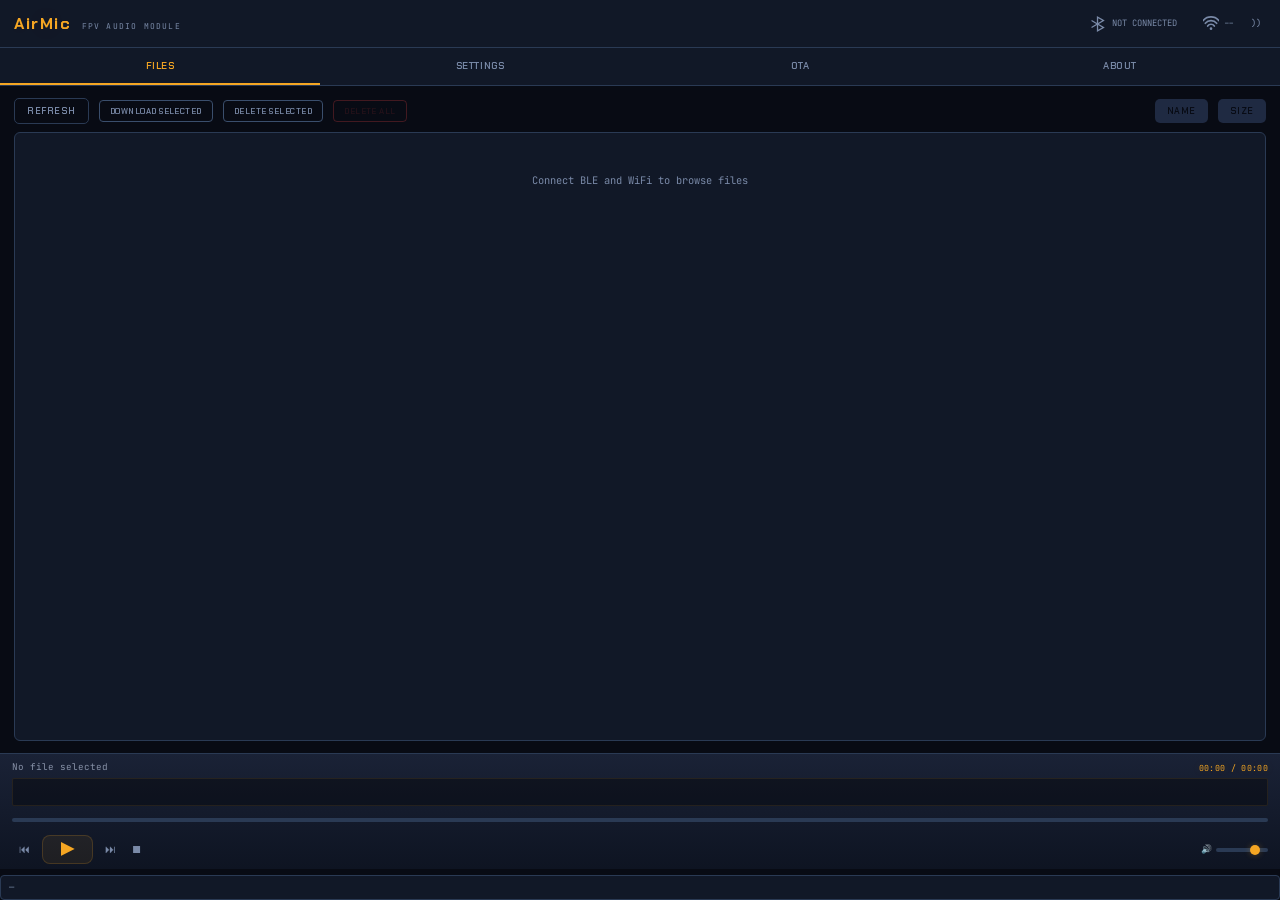
<file: index.html>
<!DOCTYPE html>
<html lang="zh">
<head>
  <meta charset="UTF-8">
  <meta name="viewport" content="width=device-width, initial-scale=1.0, maximum-scale=1.0, user-scalable=no">
  <title>AirMic Control</title>
  <link rel="preconnect" href="https://fonts.googleapis.com">
  <link href="https://fonts.googleapis.com/css2?family=Chakra+Petch:wght@400;600;700&family=JetBrains+Mono:wght@400;500&display=swap" rel="stylesheet">
  <link rel="stylesheet" href="styles.css">
</head>
<body>

<!-- ─── Fixed Top Bar ─── -->
<header class="top-bar">
  <div class="top-left">
    <div class="brand" data-i18n="app.brand">AirMic</div>
    <div class="subtitle" data-i18n="app.subtitle">FPV AUDIO MODULE</div>
  </div>
  <div class="top-right">
    <div class="top-conn" id="topConn" onclick="toggleConnect()">
      <svg class="top-bt-icon" id="topBtIcon" viewBox="0 0 494.296 494.296" width="16" height="16">
        <path d="M456.098,140.898L212.156,0v212.5L58.203,123.579l-20.006,34.638l153.97,88.931l-153.97,88.931l20.006,34.638l153.952-88.921v212.5l243.943-140.898l-183.955-106.25L456.098,140.898z M252.156,69.296l123.967,71.602L252.156,212.5V69.296z M376.123,353.398L252.156,425V281.796L376.123,353.398z"/>
      </svg>
      <span class="top-status" id="topStatus" data-i18n="conn.notConnected">NOT CONNECTED</span>
      <span class="top-device" id="topDevice"></span>
    </div>
    <div class="top-wifi" id="topWifi">
      <svg class="wifi-icon" viewBox="0 0 24 24" width="16" height="16">
        <circle cx="12" cy="19" r="2" fill="currentColor"/>
        <path d="M7 15a6 6 0 0 1 10 0" stroke="currentColor" stroke-width="2.5" fill="none" stroke-linecap="round"/>
        <path d="M3.5 11a11 11 0 0 1 17 0" stroke="currentColor" stroke-width="2.5" fill="none" stroke-linecap="round"/>
        <path d="M0 7a15.5 15.5 0 0 1 24 0" stroke="currentColor" stroke-width="2.5" fill="none" stroke-linecap="round"/>
      </svg>
      <span class="top-ip" id="topIp">--</span>
    </div>
    <div class="top-log-btn" id="topLogBtn" onclick="toggleLog()" title="Log" data-i18n-title="log.title">&#x29;&#x29;</div>
  </div>
</header>

<!-- ─── Collapsible Log ─── -->
<div class="log-bar" id="logBar">
  <div class="log-bar-header" onclick="toggleLog()">
    <span data-i18n="log.title">Log</span>
    <span class="log-badge" id="logBadge">0</span>
    <span class="log-toggle" id="logToggle">&#x25B4;</span>
  </div>
  <div class="log-content" id="logBox"></div>
</div>

<!-- ─── Tab Bar ─── -->
<nav class="tab-bar" id="tabBar">
  <button class="tab active" data-tab="files" data-i18n="tab.files">Files</button>
  <button class="tab" data-tab="settings" data-i18n="tab.settings">Settings</button>
  <button class="tab" data-tab="ota" data-i18n="tab.ota">OTA</button>
  <button class="tab" data-tab="about" data-i18n="tab.about">About</button>
</nav>

<!-- ─── Tab Content ─── -->
<main class="content">

  <!-- === Files Tab === -->
  <div class="tab-pane active" id="tab-files">
    <div class="file-toolbar">
      <button class="btn btn-ghost btn-sm" id="btnFileList" onclick="cmdGetFileList()" data-i18n="files.refresh">Refresh</button>
      <button class="btn btn-sm btn-batch" onclick="downloadSelectedFiles()" data-i18n="files.downloadSelected">Download Selected</button>
      <button class="btn btn-sm btn-batch" onclick="deleteSelectedFiles(this)" data-i18n="files.deleteSelected">Delete Selected</button>
      <button class="btn btn-sm btn-batch btn-batch-danger" onclick="deleteAllFiles(this)" data-i18n="files.deleteAll">Delete All</button>
      <div class="toolbar-spacer"></div>
      <button class="btn btn-sm btn-sort" id="btnSortName" onclick="setSort('name')" data-i18n="files.sortName">Name &#x25B4;</button>
      <button class="btn btn-sm btn-sort" id="btnSortSize" onclick="setSort('size')" data-i18n="files.sortSize">Size</button>
    </div>
    <div class="file-list" id="fileList">
      <div class="empty-state" id="fileEmpty" data-i18n="files.empty">
        Connect BLE and WiFi to browse files
        <div class="hint" data-i18n="files.emptyHint">File list loads automatically when connected</div>
      </div>
    </div>
	  </div>

  <!-- === Settings Tab === -->
  <div class="tab-pane" id="tab-settings">

    <div class="setting-group">
      <div class="setting-title" data-i18n="settings.wifiSetup">WiFi Setup</div>
      <div class="field-group">
        <input type="text" id="wifiSsid" placeholder="SSID" data-i18n-placeholder="settings.ssid">
      </div>
      <div class="field-group">
        <div class="input-wrap">
          <input type="password" id="wifiPassword" placeholder="Password" data-i18n-placeholder="settings.password">
          <button type="button" class="toggle-vis" onclick="togglePassword()">&#x1f441;</button>
        </div>
      </div>
      <div style="display:flex;gap:6px">
        <button class="btn btn-primary btn-sm" id="btnWifi" onclick="cmdWifiSetup()" disabled data-i18n="settings.connectWifi">Connect WiFi</button>
      </div>
      <div class="resp-msg" id="respWifiEdit">&mdash;</div>
    </div>

    <div class="setting-group">
      <div class="setting-title" data-i18n="settings.audioConfig">Audio Config</div>
      <div class="field-row">
        <div class="field-group">
          <label class="field-label" data-i18n="settings.encoder">Encoder</label>
          <select id="selEncoder">
            <option value="0" data-i18n="enc.wav">WAV</option>
            <option value="1" selected data-i18n="enc.aac">AAC</option>
            <option value="2" data-i18n="enc.alac">ALAC</option>
          </select>
          <button class="btn btn-secondary btn-sm" onclick="cmdSetEncoder()" id="btnEnc" disabled style="margin-top:6px" data-i18n="settings.apply">Apply</button>
        </div>
        <div class="field-group">
          <label class="field-label" data-i18n="settings.channels">Channels</label>
          <select id="selCh">
            <option value="1" data-i18n="settings.mono">Mono</option>
            <option value="2" selected data-i18n="settings.stereo">Stereo</option>
          </select>
          <button class="btn btn-secondary btn-sm" onclick="cmdChannels()" id="btnCh" disabled style="margin-top:6px" data-i18n="settings.apply">Apply</button>
        </div>
        <div class="field-group">
          <label class="field-label" data-i18n="settings.agcMode">AGC Mode</label>
          <select id="selAgcMode">
            <option value="0" data-i18n="agc.none">None</option>
            <option value="1" selected data-i18n="agc.alc">ALC</option>
          </select>
          <button class="btn btn-secondary btn-sm" onclick="cmdSetAgcMode()" id="btnAgcMode" disabled style="margin-top:6px" data-i18n="settings.apply">Apply</button>
        </div>
        <div class="field-group">
          <label class="field-label" data-i18n="settings.bitrate">AAC Bitrate</label>
          <select id="selBitrate">
            <option value="0" data-i18n="bitrate.vbr">Auto (VBR)</option>
            <option value="128000" data-i18n="bitrate.128">128 kbps</option>
            <option value="192000" data-i18n="bitrate.192">192 kbps</option>
            <option value="256000" data-i18n="bitrate.256">256 kbps</option>
            <option value="320000" data-i18n="bitrate.320">320 kbps</option>
          </select>
          <button class="btn btn-secondary btn-sm" onclick="cmdSetBitrate()" id="btnBitrate" disabled style="margin-top:6px" data-i18n="settings.apply">Apply</button>
        </div>
      </div>
    </div>
    <div class="setting-group">
      <div class="setting-title" data-i18n="settings.language">Language / 语言</div>
      <select id="selLang" onchange="I18N.setLang(this.value)" style="width:auto">
        <option value="en">English</option>
        <option value="zh">中文</option>
      </select>
    </div>

    <div class="setting-group" id="ridGroup">
      <div class="setting-title" data-i18n="rid.title">Remote ID (RID)</div>
      <div class="rid-disclaimer" data-i18n="rid.disclaimer">
        Remote ID broadcasting uses eFuse OTP (one-time programmable) memory. Once unlocked, this operation is physically irreversible. Only proceed if your local regulations require Remote ID and you accept full legal responsibility for operating a drone broadcaster.
      </div>
      <div class="rid-status-row">
        <span class="rid-status-label" data-i18n="rid.status">Status:</span>
        <span class="rid-status-val locked" id="ridStatusVal" data-i18n="rid.locked">Locked</span>
      </div>
      <div id="ridLockedUI">
        <div class="field-group" style="margin-top:8px">
          <input type="text" id="ridConfirm" placeholder="UNLOCK" data-i18n-placeholder="rid.typeUnlock"
                 oninput="onRidConfirmInput()" autocomplete="off">
        </div>
        <button class="btn btn-primary btn-sm" id="btnRidUnlock" onclick="startRidUnlock()" disabled data-i18n="rid.unlockBtn">Unlock</button>
      </div>
      <div id="ridUnlockedUI" style="display:none">
        <div class="rid-unlocked-msg" data-i18n="rid.unlockedMsg">
          RID eFuse has been permanently unlocked. Broadcasting will start when the flight controller is connected.
        </div>
      </div>
      <div class="resp-msg" id="respRid" style="margin-top:8px">&mdash;</div>
      <hr style="margin:12px 0;border-color:var(--border)">
      <div style="font-size:13px;font-weight:600;margin-bottom:6px" data-i18n="rid.gpsTitle">GPS Position</div>
      <div id="gpsInfo" style="font-size:12px;line-height:1.6;margin-bottom:8px;color:var(--text-secondary)">
        <span data-i18n="rid.gpsUnknown">Press "Get GPS" to query</span>
      </div>
      <button class="btn btn-sm" onclick="cmdGetGps()" data-i18n="rid.getGpsBtn">Get GPS</button>
      <div class="resp-msg" id="respGps" style="margin-top:6px;font-size:12px">&mdash;</div>
    </div>

  </div>
  <div class="tab-pane" id="tab-ota">
    <div class="setting-group">
      <div class="setting-title" data-i18n="ota.firmwareUpgrade">Firmware Upgrade</div>
      <div id="otaUpdateBanner" style="display:none;margin-bottom:12px;padding:10px 14px;border-radius:8px;background:var(--accent-bg);border:1px solid var(--accent);font-size:13px">
        <div style="font-weight:600;margin-bottom:4px">📥 <span data-i18n="ota.updateAvailable">Update Available</span></div>
        <div id="otaUpdateText"></div>
      </div>
      <div class="ota-desc" data-i18n="ota.desc">Select a .bin firmware file to upload and flash via WiFi. The device will reboot after completion.</div>

      <div class="field-group">
        <input type="file" id="otaFile" accept=".bin" class="file-input">
      </div>

      <div class="ota-progress" id="otaProgress" style="display:none">
        <div class="ota-progress-bar">
          <div class="ota-progress-fill" id="otaProgressFill"></div>
        </div>
        <span class="ota-progress-text" id="otaProgressText">0%</span>
      </div>

      <button class="btn btn-primary btn-sm" id="btnOta" onclick="startOtaUpload()" disabled data-i18n="ota.uploadFlash">Upload &amp; Flash</button>
      <div class="resp-msg" id="respOta">&mdash;</div>
    </div>
  </div>

  <!-- === About Tab === -->
  <div class="tab-pane" id="tab-about">
    <div class="setting-group">
      <div class="setting-title" data-i18n="about.title">AirMic</div>
      <div class="about-info">
        <div class="about-row"><span class="about-label" data-i18n="about.device">Device</span><span id="aboutDevice">--</span></div>
        <div class="about-row"><span class="about-label" data-i18n="about.bleStatus">BLE Status</span><span id="aboutBle">--</span></div>
        <div class="about-row"><span class="about-label" data-i18n="about.wifiIp">WiFi IP</span><span id="aboutIp">--</span></div>
        <div class="about-row"><span class="about-label" data-i18n="about.version">Version</span><span id="aboutVer">rev0.2</span></div>
        <div class="about-row"><span class="about-label" data-i18n="about.deviceTime">Device Time</span><span id="aboutClock">--:--:--</span></div>
      </div>
    </div>
    <div class="setting-group">
      <div class="setting-title" data-i18n="about.help">Help</div>
      <div class="help-text">
        <p data-i18n="about.helpText1">Connect via BLE to configure your AirMic module. Use the Files tab to browse, play, download, rename, or delete recordings from the SD card.</p>
        <p data-i18n="about.helpText2">WiFi is required for file transfers and OTA updates.</p>
      </div>
    </div>
  </div>

</main>

<!-- ─── Player Bar ─── -->
<div class="player-bar" id="playerBar">
  <div class="p-row p-row-fn">
    <span class="p-filename" id="pFilename" data-i18n="player.noFile">No file selected</span>
    <span class="p-time" id="pTime">00:00 / 00:00</span>
  </div>
  <div class="p-row p-row-vu">
    <canvas class="p-vu" id="pVU"></canvas>
  </div>
  <div class="p-row p-row-prog" id="pProgWrap">
    <div class="p-prog">
      <div class="p-prog-loaded" id="pLoaded"></div>
      <div class="p-prog-fill" id="pFill"></div>
      <div class="p-prog-thumb" id="pThumb"></div>
    </div>
  </div>
  <div class="p-row p-row-ctl">
    <div class="p-transport">
      <button class="p-btn" onclick="playerPrev()" title="Previous track" data-i18n-title="player.prevTrack">⏮</button>
      <button class="p-btn p-btn-main" id="pBtnPlay" onclick="playerTogglePause()">▶</button>
      <button class="p-btn" onclick="playerNext()" title="Next track" data-i18n-title="player.nextTrack">⏭</button>
      <button class="p-btn p-btn-stop" onclick="playerStop()" title="Stop" data-i18n-title="player.stop">⏹</button>
    </div>
    <div class="p-vol">
      <span class="p-vol-icon">&#x1F50A;</span>
      <input type="range" class="p-vol-slider" id="pVol" min="0" max="100" value="80"
             oninput="playerSetVolume(this.value/100)" title="Volume" data-i18n-title="player.volume">
    </div>
  </div>
</div>

<div class="resp-msg" id="respFileList">&mdash;</div>

<div id="toast"></div>

<div class="overlay" id="otaConfirm">
  <div class="overlay-box">
    <div class="overlay-title" data-i18n="ota.confirmTitle">Confirm Firmware Upgrade</div>
    <div class="overlay-body" data-i18n="ota.confirmBody">The device will reboot after flashing. Continue?</div>
    <div class="overlay-actions">
      <button class="btn btn-ghost btn-sm" onclick="cancelOta()" data-i18n="ota.cancel">Cancel</button>
      <button class="btn btn-primary btn-sm" onclick="confirmOta()" data-i18n="ota.flash">Flash</button>
    </div>
  </div>
</div>

<div class="overlay" id="ridConfirmOverlay">
  <div class="overlay-box">
    <div class="overlay-title" data-i18n="rid.confirmTitle">Confirm RID Unlock</div>
    <div class="overlay-body" data-i18n="rid.confirmBody">
      This will permanently burn the RID unlock flag into eFuse. This operation CANNOT be undone. The device will become a legal drone broadcaster. Are you sure?
    </div>
    <div class="overlay-actions">
      <button class="btn btn-ghost btn-sm" onclick="cancelRidUnlock()" data-i18n="rid.cancel">Cancel</button>
      <button class="btn btn-primary btn-sm" onclick="confirmRidUnlock()" data-i18n="rid.confirm">Confirm Unlock</button>
    </div>
  </div>
</div>

<div class="overlay storage-overlay" id="storageWarning">
  <div class="overlay-box storage-warning-box">
    <div class="overlay-title storage-warning-title" data-i18n="storage.warning90">SD card over 90% full!</div>
    <div class="overlay-body" id="storageWarningBody">Please free up space immediately.</div>
    <div class="overlay-actions">
      <button class="btn btn-primary btn-sm" onclick="dismissStorageWarning()" data-i18n="notify.ok">OK</button>
    </div>
  </div>
</div>

<div class="overlay" id="wifiGuide">
  <div class="overlay-box">
    <div class="overlay-title" data-i18n="wifi.guideTitle">WiFi Setup</div>
    <div class="overlay-body" data-i18n="wifi.guideBody">WiFi is not configured. Go to Settings to connect to a network.</div>
    <div class="overlay-actions">
      <button class="btn btn-ghost btn-sm" onclick="hideWifiGuide()" data-i18n="wifi.guideLater">Later</button>
      <button class="btn btn-primary btn-sm" onclick="goWifiSettings()" data-i18n="wifi.guideGo">Go to Settings</button>
    </div>
  </div>
</div>

<div class="overlay" id="aacLoading" style="display:none">
  <div class="overlay-box" style="text-align:center">
    <div class="overlay-title" style="border:none;padding-bottom:8px">
      <span data-i18n="player.converting">Converting audio…</span>
    </div>
    <div style="font-size:28px;animation:spin 1s linear infinite">⟳</div>
  </div>
</div>

<script src="i18n.js"></script>
<script src="protocol.js"></script>
<script src="file_ops.js"></script>
<script src="aurora_slim.js"></script>
<script src="aac.js"></script>
<script src="m4a_muxer.js"></script>
<script src="main.js"></script>
</body>
</html>
</file>
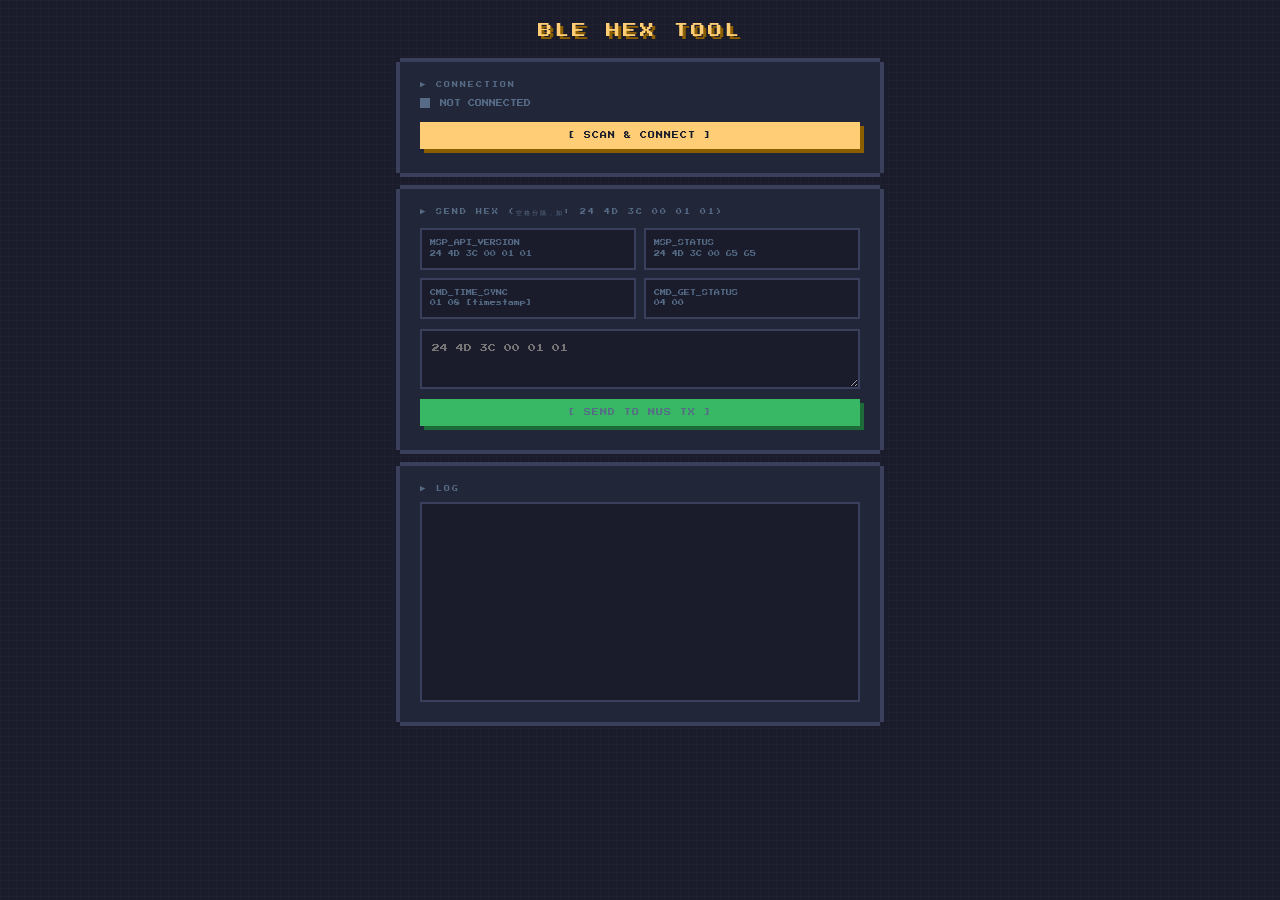
<file: ble_hex_tool.html>
<!DOCTYPE html>
<html lang="zh">
<head>
<meta charset="UTF-8">
<meta name="viewport" content="width=device-width, initial-scale=1.0">
<title>BLE HEX Tool</title>
<link href="https://fonts.googleapis.com/css2?family=Press+Start+2P&display=swap" rel="stylesheet">
<style>
  :root {
    --bg: #1a1c2c; --panel: #222639; --border: #3a3f5c;
    --white: #f4f4f4; --yellow: #ffcd75; --green: #38b764;
    --red: #b13e53; --blue: #41a6f6; --gray: #566c86;
    --font: 'Press Start 2P', monospace;
  }
  * { box-sizing: border-box; margin: 0; padding: 0; }
  body {
    background: var(--bg);
    background-image: linear-gradient(rgba(255,255,255,0.02) 1px, transparent 1px),
                      linear-gradient(90deg, rgba(255,255,255,0.02) 1px, transparent 1px);
    background-size: 8px 8px;
    font-family: var(--font); font-size: 8px;
    color: var(--white); min-height: 100vh;
    padding: 24px 16px; display: flex;
    flex-direction: column; align-items: center; gap: 16px;
  }
  .title { font-size: 14px; color: var(--yellow); letter-spacing: 3px;
    text-shadow: 3px 3px 0 #8b5e00; margin-bottom: 8px; }
  .box {
    width: 100%; max-width: 480px; background: var(--panel);
    box-shadow: 0 -4px 0 0 var(--border), 0 4px 0 0 var(--border),
                -4px 0 0 0 var(--border), 4px 0 0 0 var(--border);
    padding: 20px;
  }
  .label { font-size: 6px; color: var(--gray); letter-spacing: 2px; margin-bottom: 10px; }
  .btn {
    font-family: var(--font); font-size: 7px; color: var(--bg);
    background: var(--yellow); border: none; padding: 10px 16px;
    cursor: pointer; box-shadow: 4px 4px 0 #8b5e00; width: 100%;
    letter-spacing: 1px; margin-bottom: 4px;
  }
  .btn:active { transform: translate(2px,2px); box-shadow: 2px 2px 0 #8b5e00; }
  .btn:disabled { background: var(--border); color: var(--gray);
    box-shadow: 4px 4px 0 #111; cursor: not-allowed; }
  .btn.green { background: var(--green); box-shadow: 4px 4px 0 #1e6b3a; }
  .btn.green:active { box-shadow: 2px 2px 0 #1e6b3a; }
  .btn.red { background: var(--red); box-shadow: 4px 4px 0 #6b1e2a; }
  .btn.red:active { box-shadow: 2px 2px 0 #6b1e2a; }
  .status-bar { display: flex; align-items: center; gap: 10px; margin-bottom: 14px; }
  .led { width: 10px; height: 10px; background: var(--gray); flex-shrink: 0; }
  .led.on { background: var(--green); box-shadow: 0 0 8px var(--green); animation: blink 2s steps(1) infinite; }
  @keyframes blink { 0%,90%,100%{opacity:1} 95%{opacity:.4} }
  .st { font-size: 7px; color: var(--gray); }
  .st.on { color: var(--green); }

  textarea {
    font-family: var(--font); font-size: 8px;
    background: var(--bg); color: var(--yellow);
    border: 2px solid var(--border); padding: 10px;
    width: 100%; resize: vertical; min-height: 60px;
    outline: none; margin-bottom: 10px; line-height: 1.8;
  }
  textarea:focus { border-color: var(--yellow); }

  .quick-btns { display: grid; grid-template-columns: 1fr 1fr; gap: 8px; margin-bottom: 10px; }
  .qbtn {
    font-family: var(--font); font-size: 6px; color: var(--gray);
    background: var(--bg); border: 2px solid var(--border);
    padding: 8px; cursor: pointer; text-align: left; line-height: 1.8;
  }
  .qbtn:hover { border-color: var(--blue); color: var(--blue); }

  .log {
    background: var(--bg); border: 2px solid var(--border);
    padding: 10px; height: 200px; overflow-y: auto;
    font-size: 6px; line-height: 2;
  }
  .log::-webkit-scrollbar { width: 6px; }
  .log::-webkit-scrollbar-thumb { background: var(--border); }
  .lr { display: flex; gap: 8px; }
  .lt { color: var(--gray); flex-shrink: 0; }
  .lm.ok { color: var(--green); }
  .lm.err { color: var(--red); }
  .lm.tx { color: var(--blue); }
  .lm.rx { color: var(--yellow); }
</style>
</head>
<body>

<div class="title">BLE HEX TOOL</div>

<!-- 连接 -->
<div class="box">
  <div class="label">▶ CONNECTION</div>
  <div class="status-bar">
    <div class="led" id="led"></div>
    <span class="st" id="st">NOT CONNECTED</span>
  </div>
  <button class="btn" id="btnConn" onclick="toggleConnect()">[ SCAN & CONNECT ]</button>
</div>

<!-- 发送 -->
<div class="box">
  <div class="label">▶ SEND HEX  (空格分隔，如: 24 4D 3C 00 01 01)</div>

  <!-- 快捷命令 -->
  <div class="quick-btns">
    <button class="qbtn" onclick="fillHex('24 4D 3C 00 01 01')">MSP_API_VERSION<br>24 4D 3C 00 01 01</button>
    <button class="qbtn" onclick="fillHex('24 4D 3C 00 65 65')">MSP_STATUS<br>24 4D 3C 00 65 65</button>
    <button class="qbtn" onclick="fillHex('01 08 ' + tsHex())">CMD_TIME_SYNC<br>01 08 [timestamp]</button>
    <button class="qbtn" onclick="fillHex('04 00')">CMD_GET_STATUS<br>04 00</button>
  </div>

  <textarea id="hexInput" placeholder="24 4D 3C 00 01 01"></textarea>
  <button class="btn green" id="btnSend" onclick="sendHex()" disabled>[ SEND TO NUS TX ]</button>
</div>

<!-- 日志 -->
<div class="box">
  <div class="label">▶ LOG</div>
  <div class="log" id="logBox"></div>
</div>

<script>
// UUID
const NUS_SVC   = '6e400001-b5a3-f393-e0a9-e50e24dcca9e'
const NUS_TX    = '6e400003-b5a3-f393-e0a9-e50e24dcca9e'  // write
const NUS_RX    = '6e400002-b5a3-f393-e0a9-e50e24dcca9e'  // notify
const AIRMIC_SVC  = '100f0e0d-0c0b-0a09-0807-060504030201'
const AIRMIC_CTRL = '120f0e0d-0c0b-0a09-0807-060504030201'
const AIRMIC_RESP = '130f0e0d-0c0b-0a09-0807-060504030201'

let device = null, nusTxChar = null

function tsHex() {
  const ts = BigInt(Date.now())
  const arr = []
  for (let i = 0; i < 8; i++) arr.push(((ts >> BigInt(i*8)) & 0xffn).toString(16).padStart(2,'0'))
  return arr.join(' ')
}

function fillHex(s) { document.getElementById('hexInput').value = s }

function log(msg, type='') {
  const box = document.getElementById('logBox')
  const t = new Date().toTimeString().slice(0,8)
  box.innerHTML += `<div class="lr"><span class="lt">${t}</span><span class="lm ${type}">${msg}</span></div>`
  box.scrollTop = box.scrollHeight
}

async function toggleConnect() {
  if (device?.gatt.connected) { device.gatt.disconnect(); return }
  try {
    log('scanning...', 'tx')
    device = await navigator.bluetooth.requestDevice({
      filters: [{ name: 'Martlet AirMic' }],
      optionalServices: [NUS_SVC, AIRMIC_SVC]
    })
    device.addEventListener('gattserverdisconnected', () => { log('disconnected','err'); setUI(false) })
    const server = await device.gatt.connect()
    log('connected: ' + device.name, 'ok')

    // NUS
    const nusSvc = await server.getPrimaryService(NUS_SVC)
    nusTxChar = await nusSvc.getCharacteristic(NUS_TX)
    const nusRx = await nusSvc.getCharacteristic(NUS_RX)
    await nusRx.startNotifications()
    nusRx.addEventListener('characteristicvaluechanged', e => {
      const d = new Uint8Array(e.target.value.buffer)
      const hex = Array.from(d).map(b=>b.toString(16).padStart(2,'0').toUpperCase()).join(' ')
      log('← NUS RX: ' + hex, 'rx')
    })
    log('NUS notify subscribed', 'ok')

    // AirMic custom service
    try {
      const amSvc  = await server.getPrimaryService(AIRMIC_SVC)
      const amCtrl = await amSvc.getCharacteristic(AIRMIC_CTRL)
      const amResp = await amSvc.getCharacteristic(AIRMIC_RESP)
      await amResp.startNotifications()
      amResp.addEventListener('characteristicvaluechanged', e => {
        const d = new Uint8Array(e.target.value.buffer)
        const hex = Array.from(d).map(b=>b.toString(16).padStart(2,'0').toUpperCase()).join(' ')
        log('← AIRMIC RESP: ' + hex, 'rx')
      })
      log('AirMic service ready', 'ok')
    } catch(e) {
      log('AirMic service not found (ok in bridge mode)', 'err')
    }

    setUI(true)
  } catch(e) {
    log('error: ' + e.message, 'err')
    setUI(false)
  }
}

function setUI(on) {
  document.getElementById('led').className = 'led' + (on?' on':'')
  document.getElementById('st').className  = 'st' + (on?' on':'')
  document.getElementById('st').textContent = on ? 'CONNECTED' : 'NOT CONNECTED'
  document.getElementById('btnConn').className   = on ? 'btn red' : 'btn'
  document.getElementById('btnConn').textContent = on ? '[ DISCONNECT ]' : '[ SCAN & CONNECT ]'
  document.getElementById('btnSend').disabled = !on
}

async function sendHex() {
  const raw = document.getElementById('hexInput').value.trim()
  if (!raw) return
  const bytes = raw.split(/\s+/).map(h => parseInt(h, 16)).filter(n => !isNaN(n))
  if (!bytes.length) { log('invalid hex input', 'err'); return }
  const buf = new Uint8Array(bytes).buffer
  const hex = bytes.map(b=>b.toString(16).padStart(2,'0').toUpperCase()).join(' ')
  try {
    await nusTxChar.writeValueWithoutResponse(buf)
    log('→ NUS TX: ' + hex, 'tx')
  } catch(e) {
    log('send error: ' + e.message, 'err')
  }
}
</script>
</body>
</html>
</file>
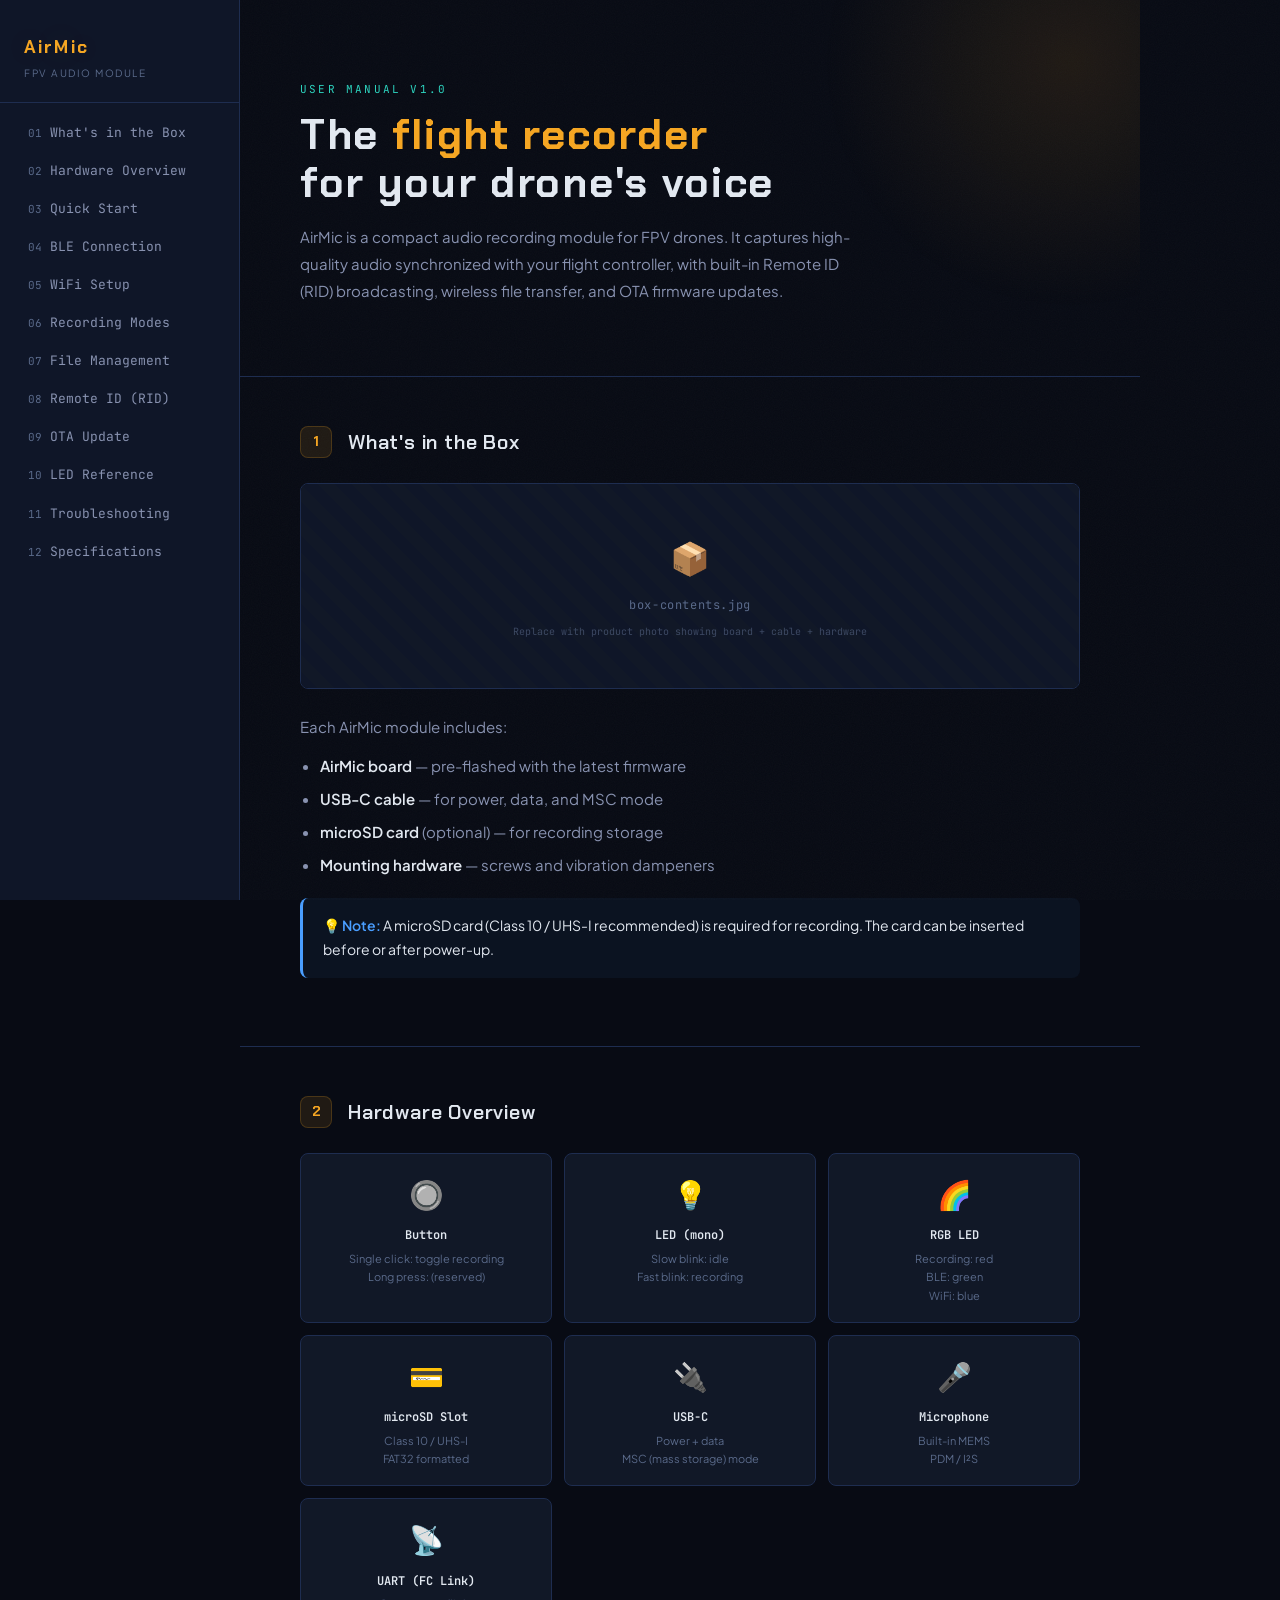
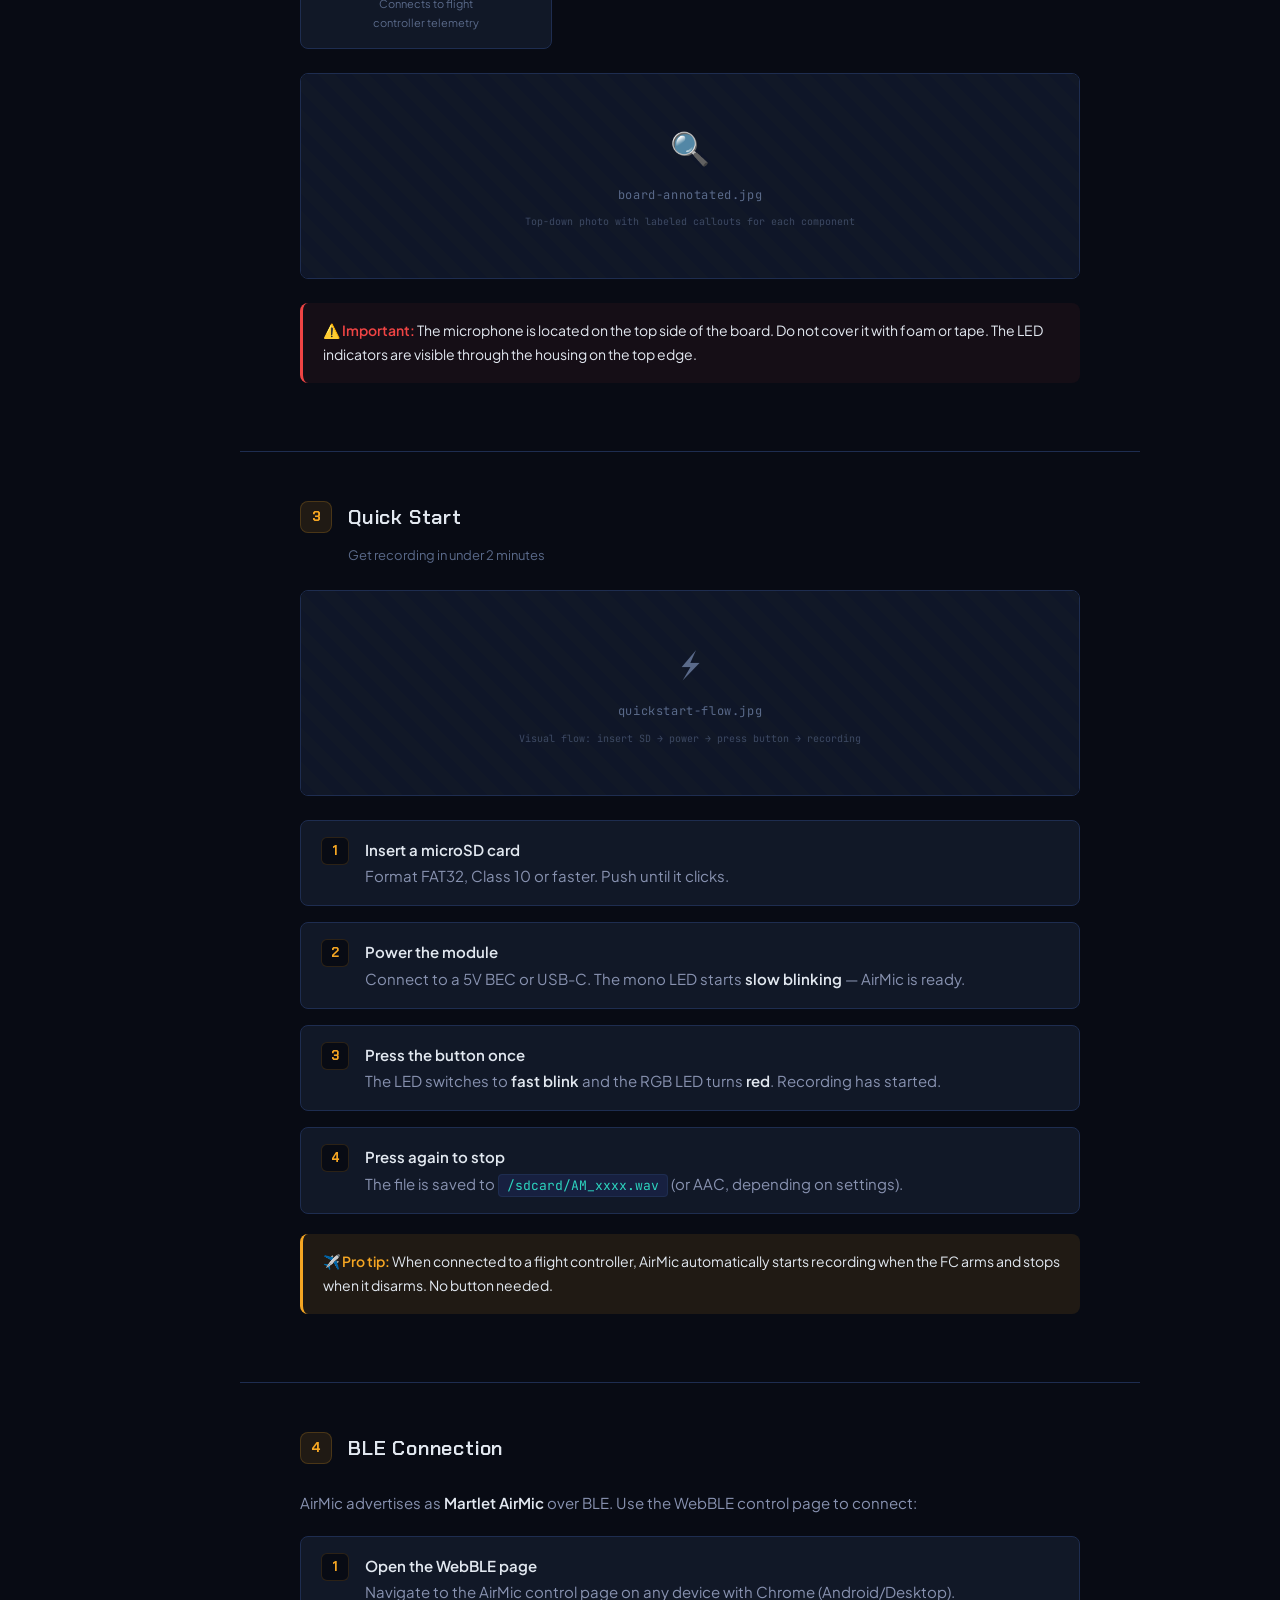
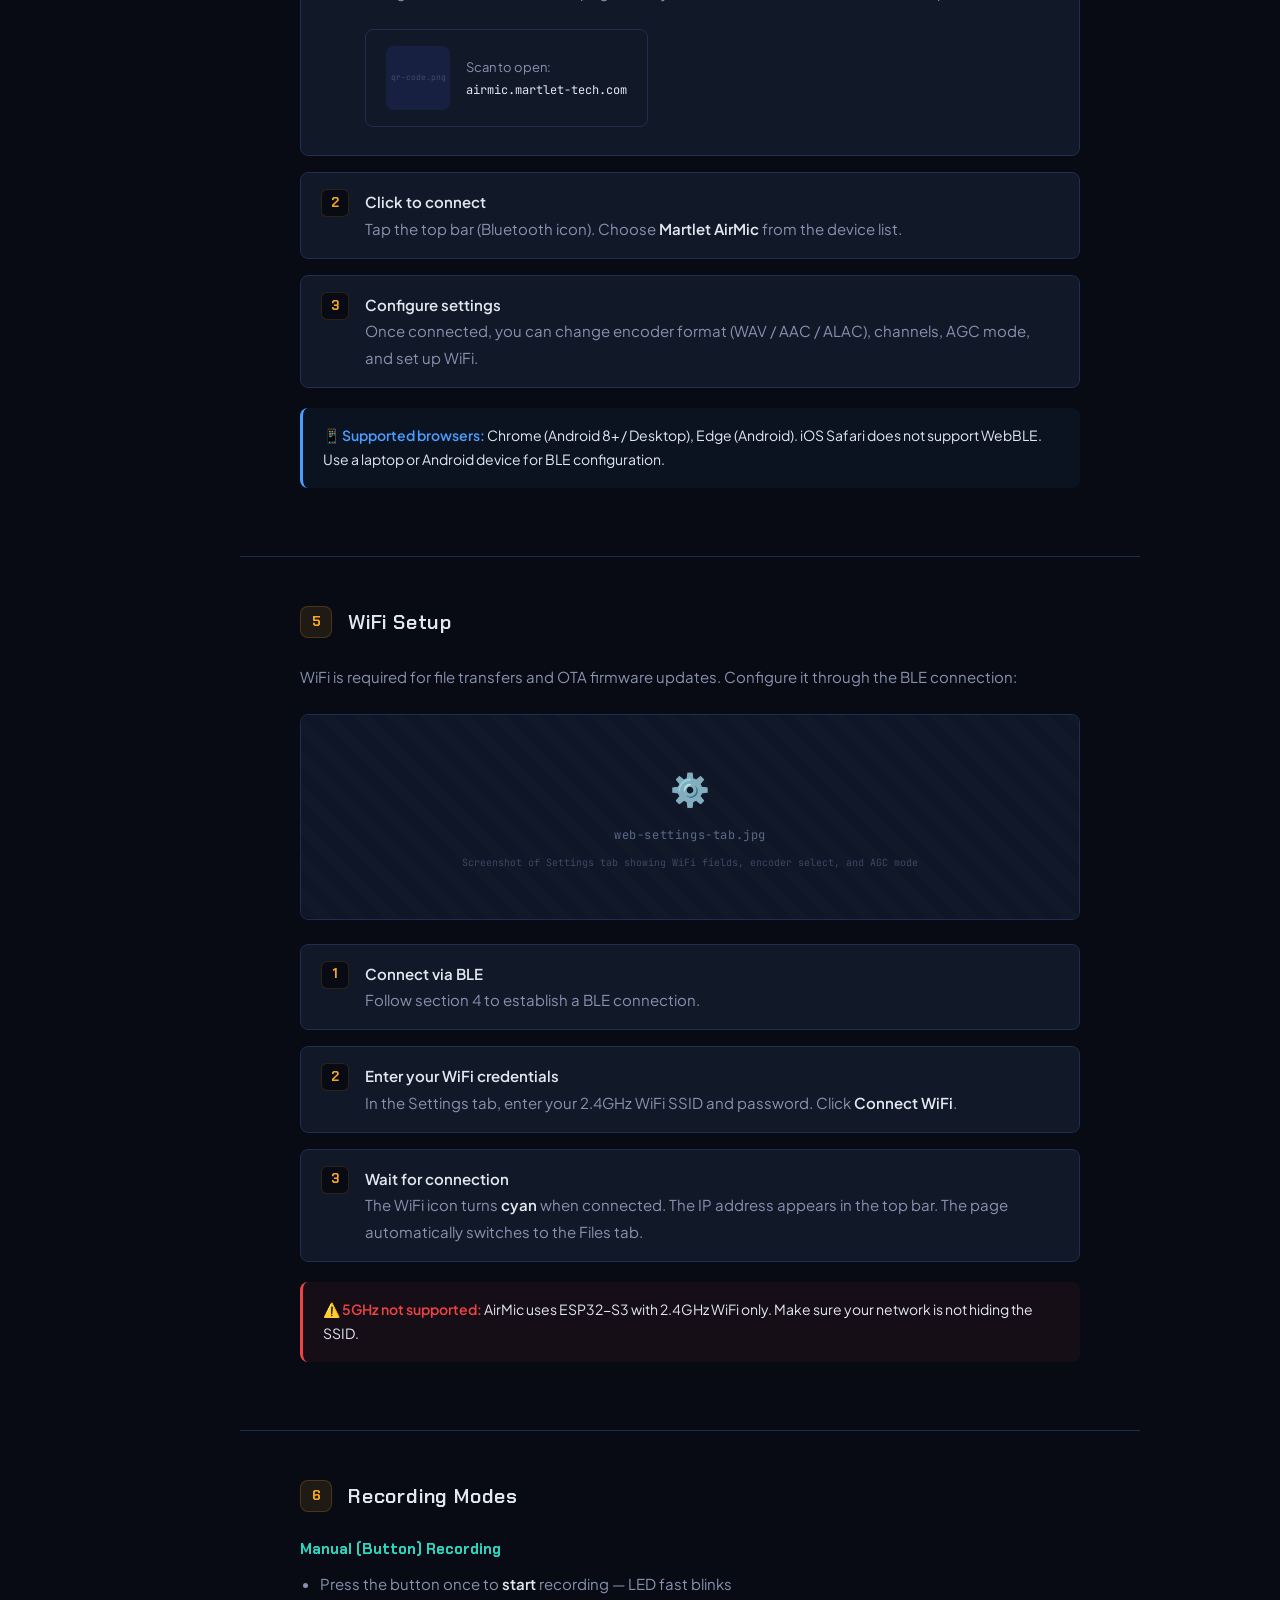
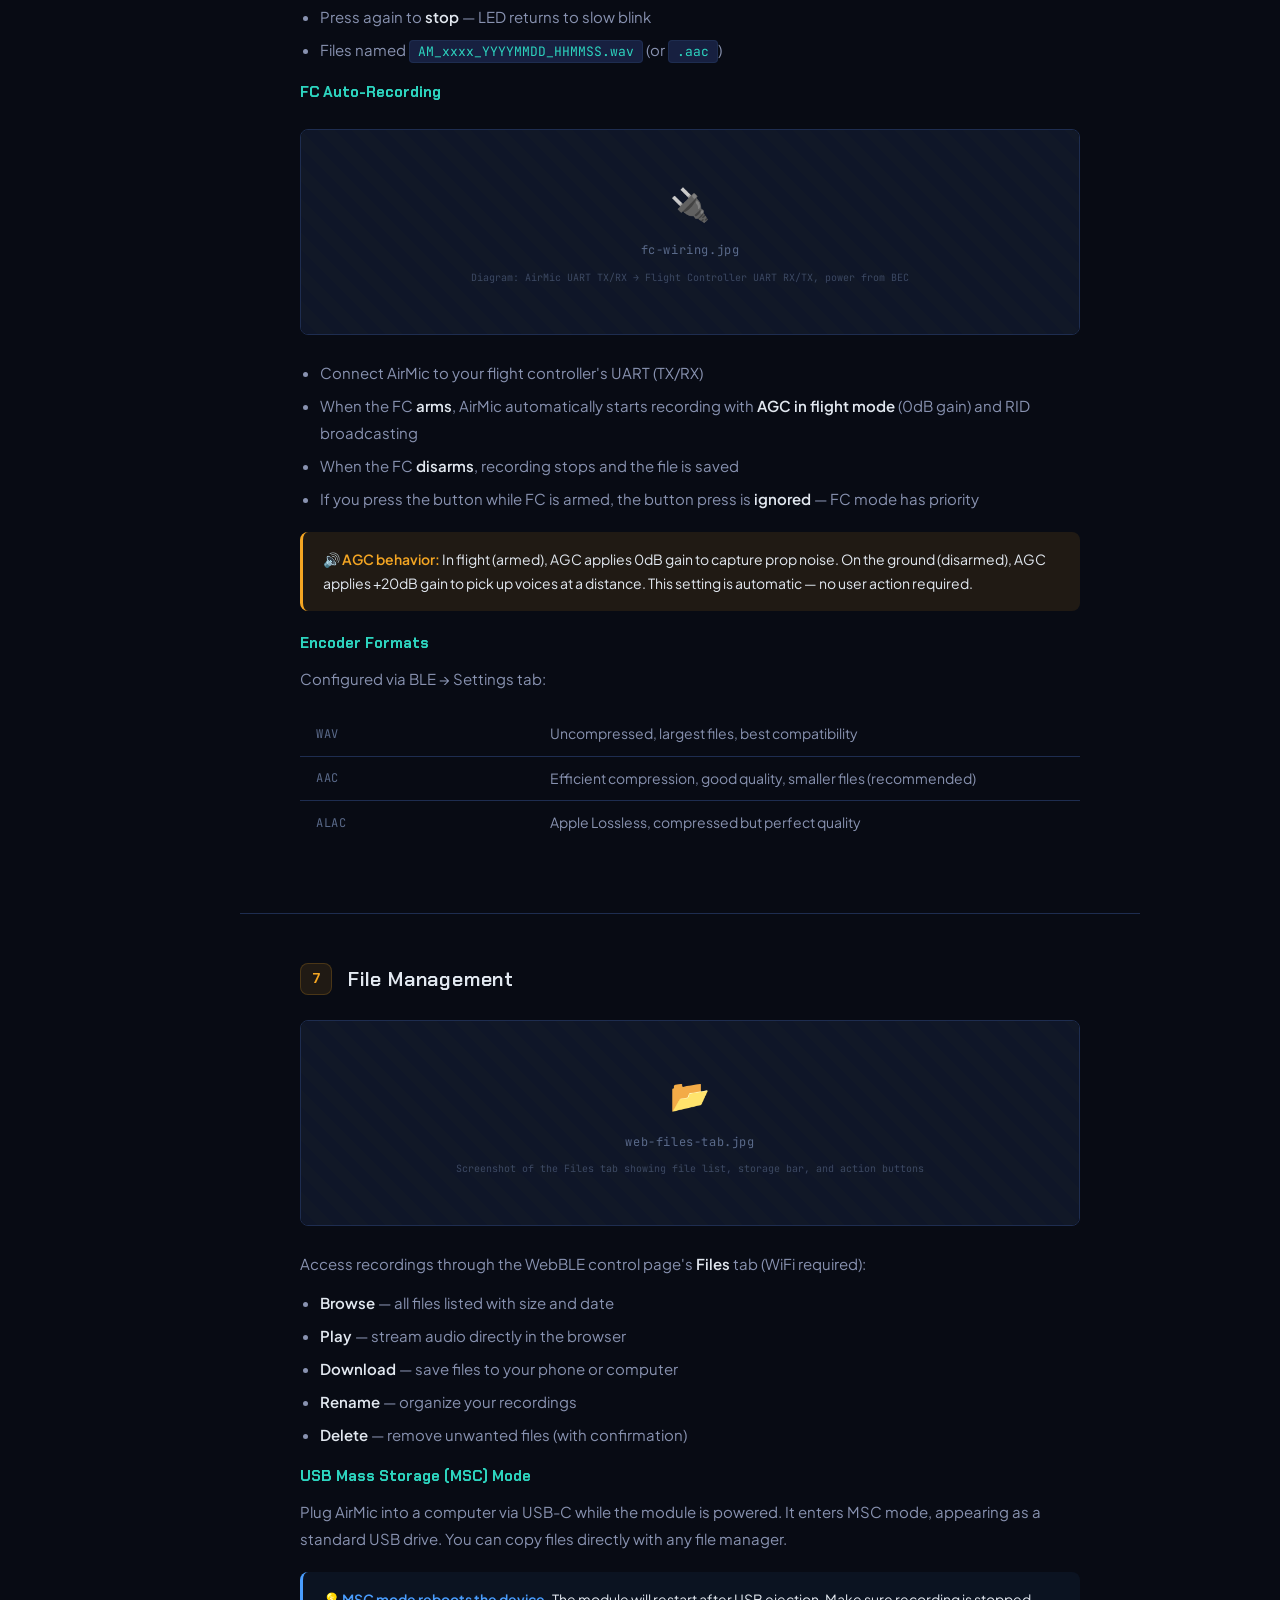
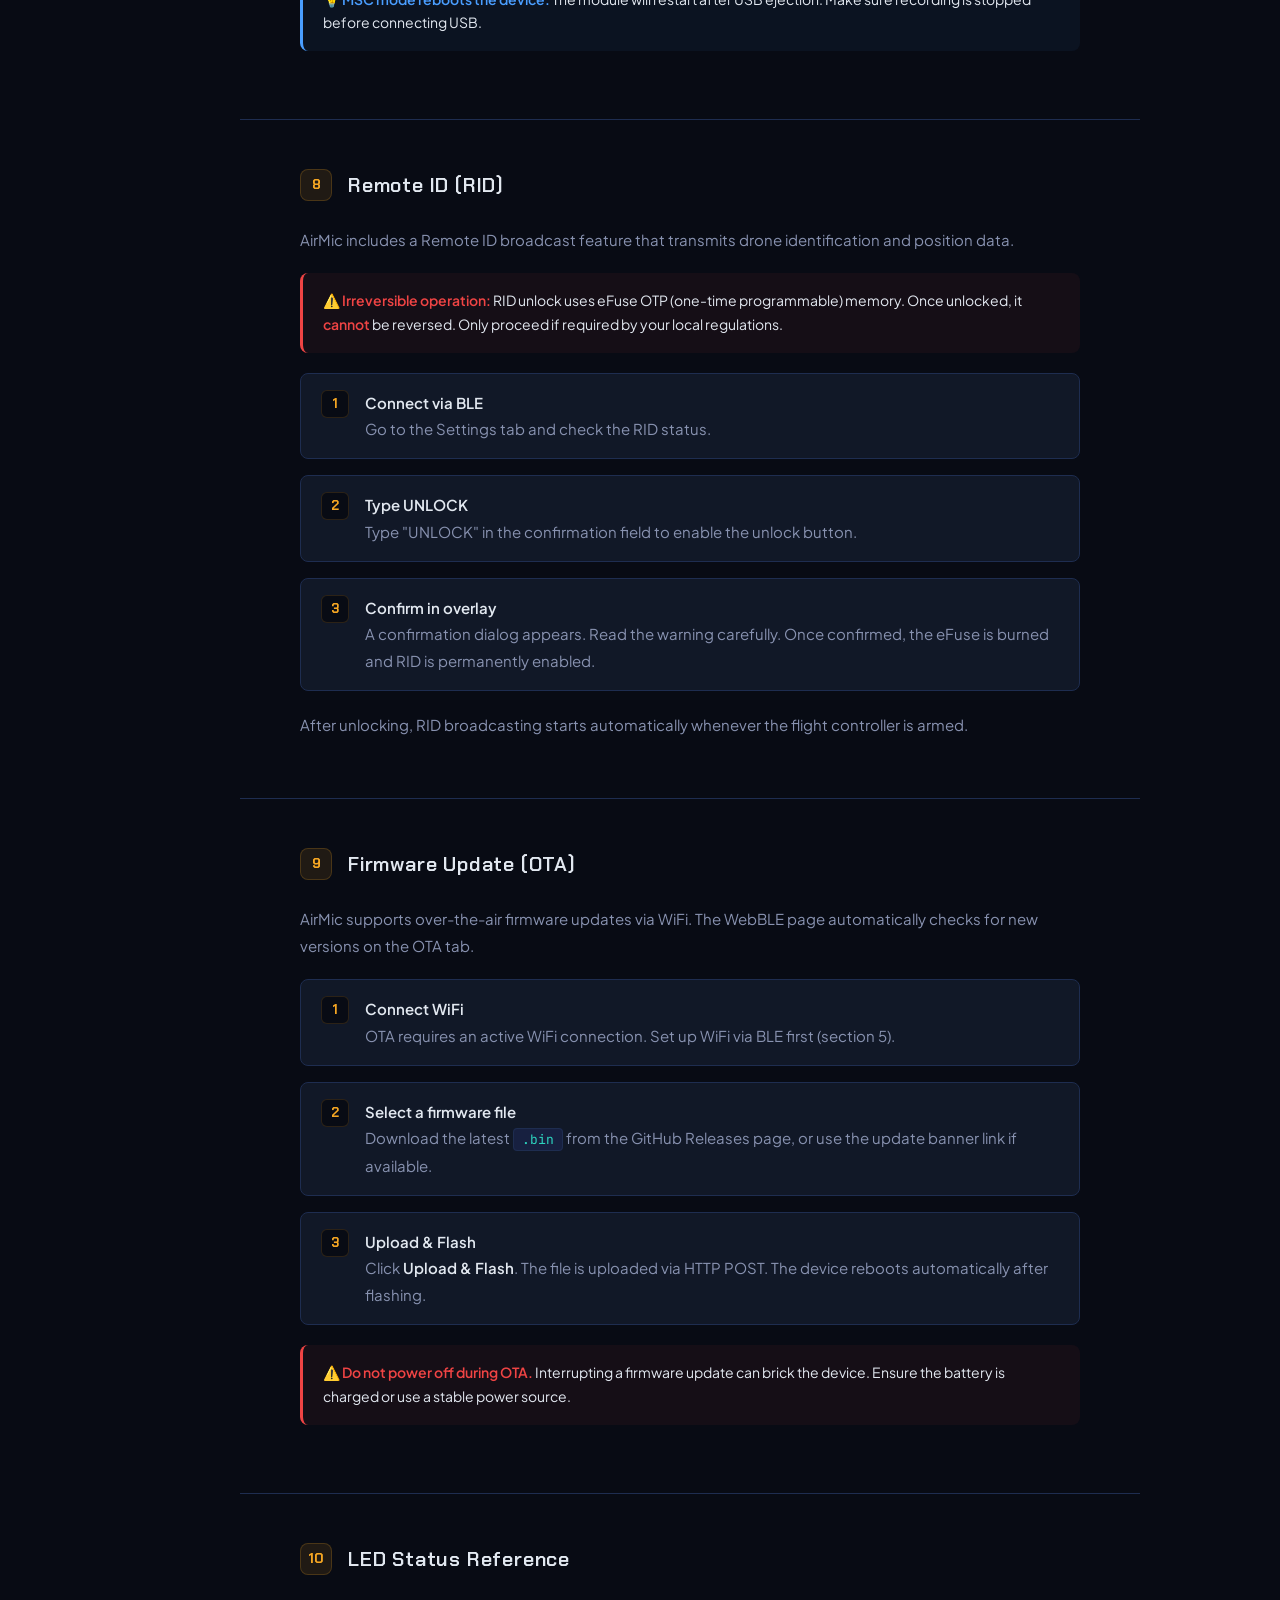
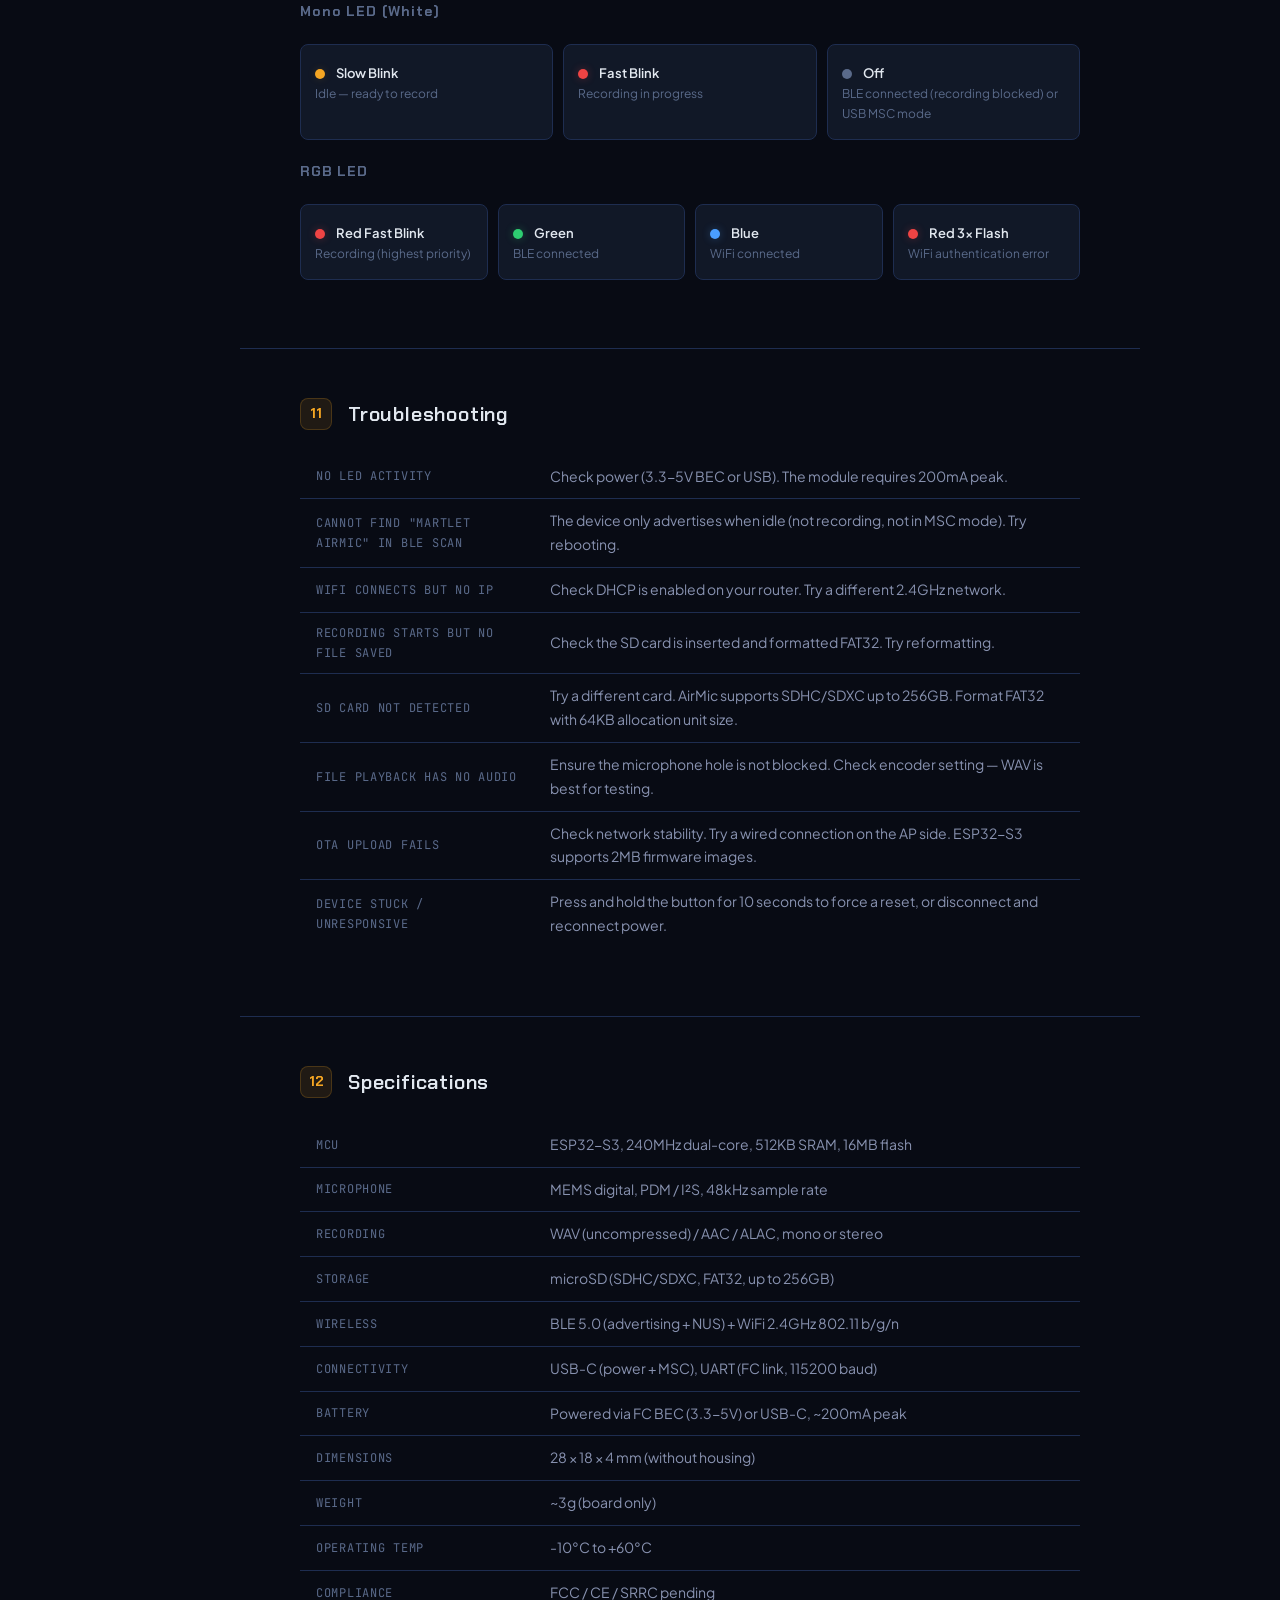
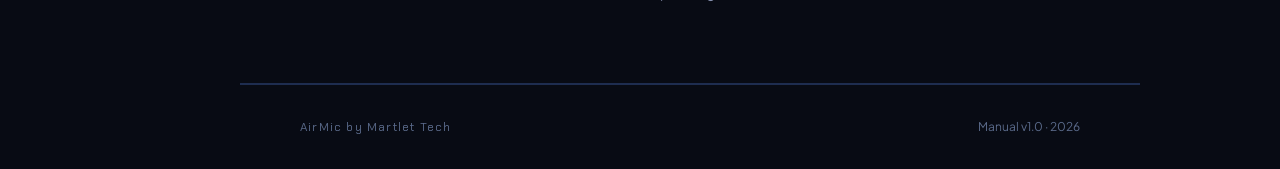
<file: manual.html>
<!DOCTYPE html>
<html lang="zh">
<head>
<meta charset="UTF-8">
<meta name="viewport" content="width=device-width, initial-scale=1.0">
<title>AirMic — User Manual</title>
<link rel="preconnect" href="https://fonts.googleapis.com">
<link href="https://fonts.googleapis.com/css2?family=Chakra+Petch:wght@400;600;700&family=JetBrains+Mono:wght@400;500;600&family=Plus+Jakarta+Sans:wght@400;500;700&display=swap" rel="stylesheet">
<style>
:root {
  --bg: #080b14;
  --bg2: #0f1628;
  --bg3: #172040;
  --surface: #111827;
  --border: #1e2d50;
  --border-light: #2a3a5e;
  --amber: #f5a623;
  --amber-dim: rgba(245, 166, 35, 0.1);
  --amber-glow: rgba(245, 166, 35, 0.15);
  --teal: #2dd4bf;
  --red: #ef4444;
  --green: #2ecc71;
  --blue: #4a9eff;
  --text: #e2e8f0;
  --text2: #8892b0;
  --text3: #5a6a8a;
  --font-display: 'Chakra Petch', sans-serif;
  --font-body: 'Plus Jakarta Sans', sans-serif;
  --font-mono: 'JetBrains Mono', 'Cascadia Code', monospace;
}

* { margin: 0; padding: 0; box-sizing: border-box; }

html { scroll-behavior: smooth; }

body {
  background: var(--bg);
  color: var(--text);
  font-family: var(--font-body);
  font-size: 15px;
  line-height: 1.7;
  overflow-x: hidden;
}

/* ── Background grain ── */
body::before {
  content: '';
  position: fixed;
  inset: 0;
  opacity: 0.03;
  background-image: url("data:image/svg+xml,%3Csvg viewBox='0 0 256 256' xmlns='http://www.w3.org/2000/svg'%3E%3Cfilter id='n'%3E%3CfeTurbulence type='fractalNoise' baseFrequency='0.9' numOctaves='4' stitchTiles='stitch'/%3E%3C/filter%3E%3Crect width='100%25' height='100%25' filter='url(%23n)'/%3E%3C/svg%3E");
  background-size: 256px 256px;
  pointer-events: none;
  z-index: 0;
}

/* ── Sidebar ── */
.sidebar {
  position: fixed;
  top: 0; left: 0;
  width: 240px;
  height: 100vh;
  background: var(--bg2);
  border-right: 1px solid var(--border);
  padding: 32px 0;
  overflow-y: auto;
  z-index: 10;
  display: flex;
  flex-direction: column;
}

.sidebar-brand {
  padding: 0 24px 20px;
  border-bottom: 1px solid var(--border);
  margin-bottom: 12px;
}

.sidebar-brand h1 {
  font-family: var(--font-display);
  font-size: 18px;
  font-weight: 700;
  color: var(--amber);
  letter-spacing: 0.12em;
  text-shadow: 0 0 30px var(--amber-glow);
}

.sidebar-brand small {
  display: block;
  font-size: 10px;
  color: var(--text3);
  letter-spacing: 0.15em;
  margin-top: 2px;
}

.sidebar-nav { flex: 1; padding: 0 12px; }

.nav-item {
  display: block;
  padding: 7px 14px;
  border-radius: 6px;
  color: var(--text2);
  text-decoration: none;
  font-size: 13px;
  font-family: var(--font-mono);
  transition: all 0.15s;
  border-left: 2px solid transparent;
  margin-bottom: 2px;
}

.nav-item:hover {
  color: var(--text);
  background: var(--bg3);
}

.nav-item.active {
  color: var(--amber);
  border-left-color: var(--amber);
  background: var(--amber-dim);
}

.nav-item .nav-num {
  color: var(--text3);
  margin-right: 8px;
  font-size: 11px;
}

/* ── Main content ── */
.main {
  margin-left: 240px;
  padding: 0;
  position: relative;
  z-index: 1;
  max-width: 900px;
}

/* ── Hero ── */
.hero {
  padding: 80px 60px 60px;
  border-bottom: 1px solid var(--border);
  position: relative;
  overflow: hidden;
}

.hero::after {
  content: '';
  position: absolute;
  top: -50%;
  right: -20%;
  width: 500px;
  height: 500px;
  background: radial-gradient(circle, var(--amber-dim) 0%, transparent 70%);
  pointer-events: none;
}

.hero-tag {
  font-family: var(--font-mono);
  font-size: 11px;
  color: var(--teal);
  letter-spacing: 0.2em;
  text-transform: uppercase;
  margin-bottom: 12px;
}

.hero h2 {
  font-family: var(--font-display);
  font-size: 42px;
  font-weight: 700;
  color: var(--text);
  letter-spacing: 0.04em;
  line-height: 1.15;
  position: relative;
}

.hero h2 span { color: var(--amber); }

.hero p {
  font-size: 15px;
  color: var(--text2);
  max-width: 560px;
  margin-top: 16px;
  line-height: 1.8;
}

/* ── Section ── */
.section {
  padding: 48px 60px;
  border-bottom: 1px solid var(--border);
}

.section:last-child { border-bottom: none; }

.section-header {
  display: flex;
  align-items: center;
  gap: 16px;
  margin-bottom: 24px;
}

.section-num {
  font-family: var(--font-display);
  font-size: 14px;
  font-weight: 700;
  color: var(--amber);
  background: var(--amber-dim);
  border: 1px solid rgba(245,166,35,0.2);
  width: 32px;
  height: 32px;
  border-radius: 8px;
  display: flex;
  align-items: center;
  justify-content: center;
  flex-shrink: 0;
}

.section-title {
  font-family: var(--font-display);
  font-size: 20px;
  font-weight: 600;
  color: var(--text);
  letter-spacing: 0.04em;
}

.section-subtitle {
  font-size: 13px;
  color: var(--text3);
  margin-top: -14px;
  margin-bottom: 24px;
  margin-left: 48px;
}

/* ── Content elements ── */
p, li { color: var(--text2); line-height: 1.8; }
p { margin-bottom: 12px; }

ul, ol { padding-left: 20px; margin-bottom: 16px; }
li { margin-bottom: 6px; }
li strong { color: var(--text); }

strong { color: var(--text); font-weight: 600; }
code {
  font-family: var(--font-mono);
  font-size: 13px;
  background: var(--bg3);
  padding: 2px 8px;
  border-radius: 4px;
  border: 1px solid var(--border);
  color: var(--teal);
}

/* ── Callout boxes ── */
.callout {
  padding: 16px 20px;
  border-radius: 8px;
  margin: 20px 0;
  border-left: 3px solid;
  font-size: 14px;
}

.callout-info {
  background: rgba(74,158,255,0.06);
  border-color: var(--blue);
}

.callout-info strong { color: var(--blue); }

.callout-warn {
  background: rgba(239,68,68,0.06);
  border-color: var(--red);
}

.callout-warn strong { color: var(--red); }

.callout-tip {
  background: var(--amber-dim);
  border-color: var(--amber);
}

.callout-tip strong { color: var(--amber); }

/* ── Steps ── */
.steps { counter-reset: step; margin: 20px 0; }

.step {
  display: flex;
  gap: 16px;
  margin-bottom: 16px;
  padding: 16px 20px;
  background: var(--surface);
  border: 1px solid var(--border);
  border-radius: 8px;
  transition: border-color 0.2s;
}

.step:hover { border-color: var(--border-light); }

.step-num {
  counter-increment: step;
  font-family: var(--font-display);
  font-size: 13px;
  font-weight: 700;
  color: var(--amber);
  background: var(--bg);
  width: 28px;
  height: 28px;
  border-radius: 6px;
  display: flex;
  align-items: center;
  justify-content: center;
  flex-shrink: 0;
  border: 1px solid rgba(245,166,35,0.15);
}

.step-num::before { content: counter(step); }

.step-body { flex: 1; min-width: 0; }
.step-body p:last-child { margin-bottom: 0; }

/* ── Hardware diagram ── */
.diagram {
  display: grid;
  grid-template-columns: repeat(auto-fit, minmax(200px, 1fr));
  gap: 12px;
  margin: 20px 0;
}

.diagram-item {
  background: var(--surface);
  border: 1px solid var(--border);
  border-radius: 8px;
  padding: 16px;
  text-align: center;
  transition: border-color 0.2s, transform 0.2s;
}

.diagram-item:hover {
  border-color: var(--border-light);
  transform: translateY(-2px);
}

.diagram-icon {
  font-size: 28px;
  margin-bottom: 8px;
  display: block;
}

.diagram-label {
  font-family: var(--font-mono);
  font-size: 12px;
  font-weight: 600;
  color: var(--text);
}

.diagram-desc {
  font-size: 11px;
  color: var(--text3);
  margin-top: 4px;
}

/* ── Image placeholders ── */
.img-wrap {
  margin: 24px 0;
  border-radius: 8px;
  overflow: hidden;
  background: var(--surface);
  border: 1px solid var(--border);
}

.img-wrap img {
  display: block;
  width: 100%;
  height: auto;
}

.img-placeholder {
  display: flex;
  flex-direction: column;
  align-items: center;
  justify-content: center;
  padding: 48px 20px;
  color: var(--text3);
  font-family: var(--font-mono);
  font-size: 12px;
  text-align: center;
  gap: 8px;
  background: repeating-linear-gradient(
    45deg,
    var(--bg2),
    var(--bg2) 12px,
    var(--surface) 12px,
    var(--surface) 24px
  );
}

.img-placeholder .icon { font-size: 32px; color: var(--text3); }
.img-placeholder .label { color: var(--text3); letter-spacing: 0.05em; }
.img-placeholder .hint { font-size: 10px; color: var(--text3); opacity: 0.6; }

/* ── Specs table ── */
.specs {
  width: 100%;
  border-collapse: collapse;
  margin: 20px 0;
}

.specs tr {
  border-bottom: 1px solid var(--border);
}

.specs tr:last-child { border-bottom: none; }

.specs td {
  padding: 10px 16px;
  font-size: 14px;
}

.specs td:first-child {
  font-family: var(--font-mono);
  font-size: 12px;
  color: var(--text3);
  text-transform: uppercase;
  letter-spacing: 0.06em;
  width: 30%;
}

.specs td:last-child { color: var(--text2); }

/* ── LED grid ── */
.led-grid {
  display: grid;
  grid-template-columns: repeat(auto-fit, minmax(180px, 1fr));
  gap: 10px;
  margin: 20px 0;
}

.led-card {
  background: var(--surface);
  border: 1px solid var(--border);
  border-radius: 8px;
  padding: 14px;
}

.led-indicator {
  display: inline-block;
  width: 10px;
  height: 10px;
  border-radius: 50%;
  margin-right: 8px;
  vertical-align: middle;
}

.led-indicator.amber { background: var(--amber); box-shadow: 0 0 8px var(--amber-glow); }
.led-indicator.teal { background: var(--teal); box-shadow: 0 0 8px rgba(45,212,191,0.3); }
.led-indicator.red { background: var(--red); box-shadow: 0 0 8px rgba(239,68,68,0.3); }
.led-indicator.green { background: var(--green); box-shadow: 0 0 8px rgba(46,204,113,0.3); }
.led-indicator.blue { background: var(--blue); box-shadow: 0 0 8px rgba(74,158,255,0.3); }
.led-indicator.off { background: var(--text3); }

.led-pulse {
  animation: ledPulse 1.5s ease-in-out infinite;
}

@keyframes ledPulse { 0%,100%{opacity:1} 50%{opacity:0.3} }

.led-card-title {
  font-size: 13px;
  font-weight: 600;
  color: var(--text);
  margin-bottom: 4px;
}

.led-card-desc {
  font-size: 12px;
  color: var(--text3);
}

/* ── QR placeholder ── */
.qr-box {
  display: inline-flex;
  align-items: center;
  gap: 16px;
  background: var(--surface);
  border: 1px solid var(--border);
  border-radius: 8px;
  padding: 16px 20px;
  margin: 12px 0;
}



.qr-text {
  font-size: 13px;
  color: var(--text2);
}

/* ── Version footer ── */
.footer {
  padding: 32px 60px;
  border-top: 1px solid var(--border);
  display: flex;
  justify-content: space-between;
  align-items: center;
  font-size: 12px;
  color: var(--text3);
}

.footer .brand {
  font-family: var(--font-display);
  color: var(--text3);
  letter-spacing: 0.1em;
}

/* ── Responsive ── */
@media (max-width: 768px) {
  .sidebar {
    display: none;
  }

  .main { margin-left: 0; }

  .hero { padding: 48px 24px 40px; }
  .hero h2 { font-size: 28px; }

  .section { padding: 36px 24px; }

  .footer { padding: 24px; flex-direction: column; gap: 8px; text-align: center; }

  .specs td { display: block; padding: 6px 12px; }
  .specs td:first-child { width: auto; padding-top: 12px; }
  .specs td:last-child { padding-bottom: 12px; }
}

/* ── Scrollbar ── */
::-webkit-scrollbar { width: 4px; }
::-webkit-scrollbar-track { background: transparent; }
::-webkit-scrollbar-thumb { background: var(--border); border-radius: 2px; }
::-webkit-scrollbar-thumb:hover { background: var(--border-light); }

/* ── Mobile hamburger ── */
.mobile-bar {
  display: none;
  position: sticky;
  top: 0;
  z-index: 20;
  background: var(--bg2);
  border-bottom: 1px solid var(--border);
  padding: 12px 16px;
  align-items: center;
  gap: 12px;
}

.mobile-bar .brand {
  font-family: var(--font-display);
  font-size: 16px;
  font-weight: 700;
  color: var(--amber);
  letter-spacing: 0.1em;
}

.mobile-menu-btn {
  background: none;
  border: 1px solid var(--border);
  color: var(--text2);
  font-size: 18px;
  padding: 4px 10px;
  border-radius: 4px;
  cursor: pointer;
  font-family: var(--font-mono);
}

.mobile-menu-overlay {
  display: none;
  position: fixed;
  inset: 0;
  background: rgba(0,0,0,0.7);
  z-index: 15;
}

.mobile-menu-overlay.open { display: block; }

.mobile-menu {
  position: fixed;
  top: 0; left: 0;
  width: 260px;
  height: 100vh;
  background: var(--bg2);
  border-right: 1px solid var(--border);
  z-index: 20;
  padding: 24px 16px;
  overflow-y: auto;
  transform: translateX(-100%);
  transition: transform 0.25s ease;
}

.mobile-menu.open { transform: translateX(0); }

.mobile-menu .nav-item { font-size: 14px; padding: 10px 14px; }

@media (max-width: 768px) {
  .mobile-bar { display: flex; }
}
</style>
</head>
<body>

<!-- ─── Mobile bar ─── -->
<div class="mobile-bar">
  <button class="mobile-menu-btn" onclick="toggleMobile()">☰</button>
  <span class="brand">AirMic</span>
</div>
<div class="mobile-menu-overlay" id="mOverlay" onclick="toggleMobile()"></div>
<div class="mobile-menu" id="mMenu">
  <div style="padding:0 8px 16px;border-bottom:1px solid var(--border);margin-bottom:12px">
    <div style="font-family:var(--font-display);font-size:16px;font-weight:700;color:var(--amber);letter-spacing:0.1em">AirMic</div>
    <div style="font-size:10px;color:var(--text3);letter-spacing:0.15em;margin-top:2px">FPV AUDIO MODULE</div>
  </div>
  <nav class="sidebar-nav" id="mobileNav"></nav>
</div>

<!-- ─── Sidebar ─── -->
<aside class="sidebar">
  <div class="sidebar-brand">
    <h1>AirMic</h1>
    <small>FPV AUDIO MODULE</small>
  </div>
  <nav class="sidebar-nav" id="sidebarNav"></nav>
</aside>

<!-- ─── Main ─── -->
<div class="main">

  <!-- Hero -->
  <section class="hero">
    <div class="hero-tag">User Manual v1.0</div>
    <h2>The <span>flight recorder</span><br>for your drone's voice</h2>
    <p>
      AirMic is a compact audio recording module for FPV drones. It captures high-quality audio
      synchronized with your flight controller, with built-in Remote ID (RID) broadcasting,
      wireless file transfer, and OTA firmware updates.
    </p>
  </section>

  <!-- 1 ── Overview -->
  <section class="section" id="s1">
    <div class="section-header">
      <div class="section-num">1</div>
      <div class="section-title">What's in the Box</div>
    </div>
    <div class="img-wrap">
      <div class="img-placeholder" id="img-box">
        <div class="icon">📦</div>
        <div class="label">box-contents.jpg</div>
        <div class="hint">Replace with product photo showing board + cable + hardware</div>
      </div>
    </div>

    <p>Each AirMic module includes:</p>
    <ul>
      <li><strong>AirMic board</strong> — pre-flashed with the latest firmware</li>
      <li><strong>USB-C cable</strong> — for power, data, and MSC mode</li>
      <li><strong>microSD card</strong> (optional) — for recording storage</li>
      <li><strong>Mounting hardware</strong> — screws and vibration dampeners</li>
    </ul>
    <div class="callout callout-info">
      <strong>💡 Note:</strong> A microSD card (Class 10 / UHS-I recommended) is required for recording.
      The card can be inserted before or after power-up.
    </div>
  </section>

  <!-- 2 ── Hardware Guide -->
  <section class="section" id="s2">
    <div class="section-header">
      <div class="section-num">2</div>
      <div class="section-title">Hardware Overview</div>
    </div>
    <div class="diagram">
      <div class="diagram-item">
        <span class="diagram-icon">🔘</span>
        <div class="diagram-label">Button</div>
        <div class="diagram-desc">Single click: toggle recording<br>Long press: (reserved)</div>
      </div>
      <div class="diagram-item">
        <span class="diagram-icon">💡</span>
        <div class="diagram-label">LED (mono)</div>
        <div class="diagram-desc">Slow blink: idle<br>Fast blink: recording</div>
      </div>
      <div class="diagram-item">
        <span class="diagram-icon">🌈</span>
        <div class="diagram-label">RGB LED</div>
        <div class="diagram-desc">Recording: red<br>BLE: green<br>WiFi: blue</div>
      </div>
      <div class="diagram-item">
        <span class="diagram-icon">💳</span>
        <div class="diagram-label">microSD Slot</div>
        <div class="diagram-desc">Class 10 / UHS-I<br>FAT32 formatted</div>
      </div>
      <div class="diagram-item">
        <span class="diagram-icon">🔌</span>
        <div class="diagram-label">USB-C</div>
        <div class="diagram-desc">Power + data<br>MSC (mass storage) mode</div>
      </div>
      <div class="diagram-item">
        <span class="diagram-icon">🎤</span>
        <div class="diagram-label">Microphone</div>
        <div class="diagram-desc">Built-in MEMS<br>PDM / I²S</div>
      </div>
      <div class="diagram-item">
        <span class="diagram-icon">📡</span>
        <div class="diagram-label">UART (FC Link)</div>
        <div class="diagram-desc">Connects to flight<br>controller telemetry</div>
      </div>
    </div>

    <div class="img-wrap">
      <div class="img-placeholder" id="img-annotated">
        <div class="icon">🔍</div>
        <div class="label">board-annotated.jpg</div>
        <div class="hint">Top-down photo with labeled callouts for each component</div>
      </div>
    </div>

    <div class="callout callout-warn">
      <strong>⚠️ Important:</strong> The microphone is located on the top side of the board.
      Do not cover it with foam or tape. The LED indicators are visible through the housing
      on the top edge.
    </div>
  </section>
  
  <!-- 3 ── Quick Start -->
  <section class="section" id="s3">
    <div class="section-header">
      <div class="section-num">3</div>
      <div class="section-title">Quick Start</div>
    </div>
    <div class="section-subtitle">Get recording in under 2 minutes</div>
    <div class="img-wrap">
      <div class="img-placeholder" id="img-quickstart">
        <div class="icon">⚡</div>
        <div class="label">quickstart-flow.jpg</div>
        <div class="hint">Visual flow: insert SD → power → press button → recording</div>
      </div>
    </div>
    <div class="steps">
      <div class="step">
        <div class="step-num"></div>
        <div class="step-body">
          <strong>Insert a microSD card</strong>
          <p>Format FAT32, Class 10 or faster. Push until it clicks.</p>
        </div>
      </div>
      <div class="step">
        <div class="step-num"></div>
        <div class="step-body">
          <strong>Power the module</strong>
          <p>Connect to a 5V BEC or USB-C. The mono LED starts <strong>slow blinking</strong> — AirMic is ready.</p>
        </div>
      </div>
      <div class="step">
        <div class="step-num"></div>
        <div class="step-body">
          <strong>Press the button once</strong>
          <p>The LED switches to <strong>fast blink</strong> and the RGB LED turns <strong>red</strong>. Recording has started.</p>
        </div>
      </div>
      <div class="step">
        <div class="step-num"></div>
        <div class="step-body">
          <strong>Press again to stop</strong>
          <p>The file is saved to <code>/sdcard/AM_xxxx.wav</code> (or AAC, depending on settings).</p>
        </div>
      </div>
    </div>
    <div class="callout callout-tip">
      <strong>✈️ Pro tip:</strong> When connected to a flight controller, AirMic automatically
      starts recording when the FC arms and stops when it disarms. No button needed.
    </div>
  </section>

  <!-- 4 ── BLE -->
  <section class="section" id="s4">
    <div class="section-header">
      <div class="section-num">4</div>
      <div class="section-title">BLE Connection</div>
    </div>
    <p>AirMic advertises as <strong>Martlet AirMic</strong> over BLE. Use the WebBLE control page to connect:</p>
    <div class="steps">
      <div class="step">
        <div class="step-num"></div>
        <div class="step-body">
          <strong>Open the WebBLE page</strong>
          <p>Navigate to the AirMic control page on any device with Chrome (Android/Desktop).</p>
          <div class="qr-box">
            <div class="img-wrap" style="margin:0;border:none;background:transparent;width:64px;height:64px;flex-shrink:0">
              <div class="img-placeholder" id="img-qr" style="padding:0;width:64px;height:64px;background:var(--bg3)">
                <div class="hint" style="font-size:8px">qr-code.png</div>
              </div>
            </div>
            <div class="qr-text">Scan to open:<br><span style="color:var(--text);font-family:var(--font-mono);font-size:12px">airmic.martlet-tech.com</span></div>
          </div>
        </div>
      </div>
      <div class="step">
        <div class="step-num"></div>
        <div class="step-body">
          <strong>Click to connect</strong>
          <p>Tap the top bar (Bluetooth icon). Choose <strong>Martlet AirMic</strong> from the device list.</p>
        </div>
      </div>
      <div class="step">
        <div class="step-num"></div>
        <div class="step-body">
          <strong>Configure settings</strong>
          <p>Once connected, you can change encoder format (WAV / AAC / ALAC), channels, AGC mode, and set up WiFi.</p>
        </div>
      </div>
    </div>
    <div class="callout callout-info">
      <strong>📱 Supported browsers:</strong> Chrome (Android 8+ / Desktop), Edge (Android). iOS Safari does not support WebBLE.
      Use a laptop or Android device for BLE configuration.
    </div>
  </section>

  <!-- 5 ── WiFi Setup -->
  <section class="section" id="s5">
    <div class="section-header">
      <div class="section-num">5</div>
      <div class="section-title">WiFi Setup</div>
    </div>
    <p>WiFi is required for file transfers and OTA firmware updates. Configure it through the BLE connection:</p>
    <div class="img-wrap">
      <div class="img-placeholder" id="img-settings">
        <div class="icon">⚙️</div>
        <div class="label">web-settings-tab.jpg</div>
        <div class="hint">Screenshot of Settings tab showing WiFi fields, encoder select, and AGC mode</div>
      </div>
    </div>
    <div class="steps">
      <div class="step">
        <div class="step-num"></div>
        <div class="step-body">
          <strong>Connect via BLE</strong>
          <p>Follow section 4 to establish a BLE connection.</p>
        </div>
      </div>
      <div class="step">
        <div class="step-num"></div>
        <div class="step-body">
          <strong>Enter your WiFi credentials</strong>
          <p>In the Settings tab, enter your 2.4GHz WiFi SSID and password. Click <strong>Connect WiFi</strong>.</p>
        </div>
      </div>
      <div class="step">
        <div class="step-num"></div>
        <div class="step-body">
          <strong>Wait for connection</strong>
          <p>The WiFi icon turns <strong>cyan</strong> when connected. The IP address appears in the top bar. The page automatically switches to the Files tab.</p>
        </div>
      </div>
    </div>
    <div class="callout callout-warn">
      <strong>⚠️ 5GHz not supported:</strong> AirMic uses ESP32-S3 with 2.4GHz WiFi only.
      Make sure your network is not hiding the SSID.
    </div>
  </section>

  <!-- 6 ── Recording Modes -->
  <section class="section" id="s6">
    <div class="section-header">
      <div class="section-num">6</div>
      <div class="section-title">Recording Modes</div>
    </div>

    <h3 style="font-family:var(--font-display);font-size:15px;color:var(--teal);margin:16px 0 8px">Manual (Button) Recording</h3>
    <ul>
      <li>Press the button once to <strong>start</strong> recording — LED fast blinks</li>
      <li>Press again to <strong>stop</strong> — LED returns to slow blink</li>
      <li>Files named <code>AM_xxxx_YYYYMMDD_HHMMSS.wav</code> (or <code>.aac</code>)</li>
    </ul>

    <h3 style="font-family:var(--font-display);font-size:15px;color:var(--teal);margin:16px 0 8px">FC Auto-Recording</h3>
    <div class="img-wrap">
      <div class="img-placeholder" id="img-wiring">
        <div class="icon">🔌</div>
        <div class="label">fc-wiring.jpg</div>
        <div class="hint">Diagram: AirMic UART TX/RX → Flight Controller UART RX/TX, power from BEC</div>
      </div>
    </div>
    <ul>
      <li>Connect AirMic to your flight controller's UART (TX/RX)</li>
      <li>When the FC <strong>arms</strong>, AirMic automatically starts recording with <strong>AGC in flight mode</strong> (0dB gain) and RID broadcasting</li>
      <li>When the FC <strong>disarms</strong>, recording stops and the file is saved</li>
      <li>If you press the button while FC is armed, the button press is <strong>ignored</strong> — FC mode has priority</li>
    </ul>

    <div class="callout callout-tip">
      <strong>🔊 AGC behavior:</strong> In flight (armed), AGC applies 0dB gain to capture prop noise.
      On the ground (disarmed), AGC applies +20dB gain to pick up voices at a distance.
      This setting is automatic — no user action required.
    </div>

    <h3 style="font-family:var(--font-display);font-size:15px;color:var(--teal);margin:16px 0 8px">Encoder Formats</h3>
    <p>Configured via BLE → Settings tab:</p>
    <table class="specs">
      <tr><td>WAV</td><td>Uncompressed, largest files, best compatibility</td></tr>
      <tr><td>AAC</td><td>Efficient compression, good quality, smaller files (recommended)</td></tr>
      <tr><td>ALAC</td><td>Apple Lossless, compressed but perfect quality</td></tr>
    </table>
  </section>

  <!-- 7 ── File Management -->
  <section class="section" id="s7">
    <div class="section-header">
      <div class="section-num">7</div>
      <div class="section-title">File Management</div>
    </div>
    <div class="img-wrap">
      <div class="img-placeholder" id="img-files">
        <div class="icon">📂</div>
        <div class="label">web-files-tab.jpg</div>
        <div class="hint">Screenshot of the Files tab showing file list, storage bar, and action buttons</div>
      </div>
    </div>
    <p>Access recordings through the WebBLE control page's <strong>Files</strong> tab (WiFi required):</p>
    <ul>
      <li><strong>Browse</strong> — all files listed with size and date</li>
      <li><strong>Play</strong> — stream audio directly in the browser</li>
      <li><strong>Download</strong> — save files to your phone or computer</li>
      <li><strong>Rename</strong> — organize your recordings</li>
      <li><strong>Delete</strong> — remove unwanted files (with confirmation)</li>
    </ul>

    <h3 style="font-family:var(--font-display);font-size:15px;color:var(--teal);margin:16px 0 8px">USB Mass Storage (MSC) Mode</h3>
    <p>Plug AirMic into a computer via USB-C while the module is powered. It enters MSC mode, appearing as a standard USB drive. You can copy files directly with any file manager.</p>
    <div class="callout callout-info">
      <strong>💡 MSC mode reboots the device.</strong> The module will restart after USB ejection.
      Make sure recording is stopped before connecting USB.
    </div>
  </section>

  <!-- 8 ── RID -->
  <section class="section" id="s8">
    <div class="section-header">
      <div class="section-num">8</div>
      <div class="section-title">Remote ID (RID)</div>
    </div>
    <p>AirMic includes a Remote ID broadcast feature that transmits drone identification and position data.</p>

    <div class="callout callout-warn">
      <strong>⚠️ Irreversible operation:</strong> RID unlock uses eFuse OTP (one-time programmable) memory.
      Once unlocked, it <strong>cannot</strong> be reversed. Only proceed if required by your local regulations.
    </div>

    <div class="steps">
      <div class="step">
        <div class="step-num"></div>
        <div class="step-body">
          <strong>Connect via BLE</strong>
          <p>Go to the Settings tab and check the RID status.</p>
        </div>
      </div>
      <div class="step">
        <div class="step-num"></div>
        <div class="step-body">
          <strong>Type UNLOCK</strong>
          <p>Type "UNLOCK" in the confirmation field to enable the unlock button.</p>
        </div>
      </div>
      <div class="step">
        <div class="step-num"></div>
        <div class="step-body">
          <strong>Confirm in overlay</strong>
          <p>A confirmation dialog appears. Read the warning carefully. Once confirmed, the eFuse is burned and RID is permanently enabled.</p>
        </div>
      </div>
    </div>

    <p>After unlocking, RID broadcasting starts automatically whenever the flight controller is armed.</p>
  </section>

  <!-- 9 ── OTA -->
  <section class="section" id="s9">
    <div class="section-header">
      <div class="section-num">9</div>
      <div class="section-title">Firmware Update (OTA)</div>
    </div>
    <p>AirMic supports over-the-air firmware updates via WiFi. The WebBLE page automatically checks for new versions on the OTA tab.</p>
    <div class="steps">
      <div class="step">
        <div class="step-num"></div>
        <div class="step-body">
          <strong>Connect WiFi</strong>
          <p>OTA requires an active WiFi connection. Set up WiFi via BLE first (section 5).</p>
        </div>
      </div>
      <div class="step">
        <div class="step-num"></div>
        <div class="step-body">
          <strong>Select a firmware file</strong>
          <p>Download the latest <code>.bin</code> from the GitHub Releases page, or use the update banner link if available.</p>
        </div>
      </div>
      <div class="step">
        <div class="step-num"></div>
        <div class="step-body">
          <strong>Upload &amp; Flash</strong>
          <p>Click <strong>Upload &amp; Flash</strong>. The file is uploaded via HTTP POST. The device reboots automatically after flashing.</p>
        </div>
      </div>
    </div>
    <div class="callout callout-warn">
      <strong>⚠️ Do not power off during OTA.</strong> Interrupting a firmware update can brick the device.
      Ensure the battery is charged or use a stable power source.
    </div>
  </section>

  <!-- 10 ── LED Reference -->
  <section class="section" id="s10">
    <div class="section-header">
      <div class="section-num">10</div>
      <div class="section-title">LED Status Reference</div>
    </div>

    <h3 style="font-family:var(--font-display);font-size:14px;color:var(--text3);letter-spacing:0.06em;margin-bottom:10px">Mono LED (White)</h3>
    <div class="led-grid">
      <div class="led-card">
        <span class="led-indicator amber led-pulse"></span>
        <span class="led-card-title">Slow Blink</span>
        <div class="led-card-desc">Idle — ready to record</div>
      </div>
      <div class="led-card">
        <span class="led-indicator red led-pulse"></span>
        <span class="led-card-title">Fast Blink</span>
        <div class="led-card-desc">Recording in progress</div>
      </div>
      <div class="led-card">
        <span class="led-indicator off"></span>
        <span class="led-card-title">Off</span>
        <div class="led-card-desc">BLE connected (recording blocked) or USB MSC mode</div>
      </div>
    </div>

    <h3 style="font-family:var(--font-display);font-size:14px;color:var(--text3);letter-spacing:0.06em;margin:20px 0 10px">RGB LED</h3>
    <div class="led-grid">
      <div class="led-card">
        <span class="led-indicator red led-pulse"></span>
        <span class="led-card-title">Red Fast Blink</span>
        <div class="led-card-desc">Recording (highest priority)</div>
      </div>
      <div class="led-card">
        <span class="led-indicator green led-pulse"></span>
        <span class="led-card-title">Green</span>
        <div class="led-card-desc">BLE connected</div>
      </div>
      <div class="led-card">
        <span class="led-indicator blue led-pulse"></span>
        <span class="led-card-title">Blue</span>
        <div class="led-card-desc">WiFi connected</div>
      </div>
      <div class="led-card">
        <span class="led-indicator red"></span>
        <span class="led-card-title">Red 3x Flash</span>
        <div class="led-card-desc">WiFi authentication error</div>
      </div>
    </div>
  </section>

  <!-- 11 ── Troubleshooting -->
  <section class="section" id="s11">
    <div class="section-header">
      <div class="section-num">11</div>
      <div class="section-title">Troubleshooting</div>
    </div>

    <table class="specs">
      <tr><td>No LED activity</td><td>Check power (3.3-5V BEC or USB). The module requires 200mA peak.</td></tr>
      <tr><td>Cannot find "Martlet AirMic" in BLE scan</td><td>The device only advertises when idle (not recording, not in MSC mode). Try rebooting.</td></tr>
      <tr><td>WiFi connects but no IP</td><td>Check DHCP is enabled on your router. Try a different 2.4GHz network.</td></tr>
      <tr><td>Recording starts but no file saved</td><td>Check the SD card is inserted and formatted FAT32. Try reformatting.</td></tr>
      <tr><td>SD card not detected</td><td>Try a different card. AirMic supports SDHC/SDXC up to 256GB. Format FAT32 with 64KB allocation unit size.</td></tr>
      <tr><td>File playback has no audio</td><td>Ensure the microphone hole is not blocked. Check encoder setting — WAV is best for testing.</td></tr>
      <tr><td>OTA upload fails</td><td>Check network stability. Try a wired connection on the AP side. ESP32-S3 supports 2MB firmware images.</td></tr>
      <tr><td>Device stuck / unresponsive</td><td>Press and hold the button for 10 seconds to force a reset, or disconnect and reconnect power.</td></tr>
    </table>
  </section>

  <!-- 12 ── Specs -->
  <section class="section" id="s12">
    <div class="section-header">
      <div class="section-num">12</div>
      <div class="section-title">Specifications</div>
    </div>
    <table class="specs">
      <tr><td>MCU</td><td>ESP32-S3, 240MHz dual-core, 512KB SRAM, 16MB flash</td></tr>
      <tr><td>Microphone</td><td>MEMS digital, PDM / I²S, 48kHz sample rate</td></tr>
      <tr><td>Recording</td><td>WAV (uncompressed) / AAC / ALAC, mono or stereo</td></tr>
      <tr><td>Storage</td><td>microSD (SDHC/SDXC, FAT32, up to 256GB)</td></tr>
      <tr><td>Wireless</td><td>BLE 5.0 (advertising + NUS) + WiFi 2.4GHz 802.11 b/g/n</td></tr>
      <tr><td>Connectivity</td><td>USB-C (power + MSC), UART (FC link, 115200 baud)</td></tr>
      <tr><td>Battery</td><td>Powered via FC BEC (3.3-5V) or USB-C, ~200mA peak</td></tr>
      <tr><td>Dimensions</td><td>28 × 18 × 4 mm (without housing)</td></tr>
      <tr><td>Weight</td><td>~3g (board only)</td></tr>
      <tr><td>Operating Temp</td><td>-10°C to +60°C</td></tr>
      <tr><td>Compliance</td><td>FCC / CE / SRRC pending</td></tr>
    </table>
  </section>

  <!-- Footer -->
  <div class="footer">
    <span class="brand">AirMic by Martlet Tech</span>
    <span>Manual v1.0 &middot; 2026</span>
  </div>

</div>

<script>
// ── Build navigation ──
const sections = [
  { id: 's1',  label: 'What\'s in the Box' },
  { id: 's2',  label: 'Hardware Overview' },
  { id: 's3',  label: 'Quick Start' },
  { id: 's4',  label: 'BLE Connection' },
  { id: 's5',  label: 'WiFi Setup' },
  { id: 's6',  label: 'Recording Modes' },
  { id: 's7',  label: 'File Management' },
  { id: 's8',  label: 'Remote ID (RID)' },
  { id: 's9',  label: 'OTA Update' },
  { id: 's10', label: 'LED Reference' },
  { id: 's11', label: 'Troubleshooting' },
  { id: 's12', label: 'Specifications' },
];

function buildNav(containerId) {
  const nav = document.getElementById(containerId);
  if (!nav) return;
  nav.innerHTML = sections.map((s, i) =>
    `<a class="nav-item" href="#${s.id}" data-section="${s.id}">
      <span class="nav-num">${String(i + 1).padStart(2, '0')}</span>${s.label}
    </a>`
  ).join('');
}

buildNav('sidebarNav');
buildNav('mobileNav');

// ── Active section highlight ──
function updateActive() {
  const items = document.querySelectorAll('.nav-item');
  let current = '';
  sections.forEach(s => {
    const el = document.getElementById(s.id);
    if (el) {
      const rect = el.getBoundingClientRect();
      if (rect.top <= 120) current = s.id;
    }
  });
  items.forEach(item => {
    item.classList.toggle('active', item.dataset.section === current);
  });
}

window.addEventListener('scroll', updateActive);
updateActive();

// ── Mobile menu ──
function toggleMobile() {
  document.getElementById('mMenu').classList.toggle('open');
  document.getElementById('mOverlay').classList.toggle('open');
}

// Close mobile menu on nav click
document.getElementById('mobileNav')?.addEventListener('click', () => {
  document.getElementById('mMenu').classList.remove('open');
  document.getElementById('mOverlay').classList.remove('open');
});
</script>

</body>
</html>
</file>
<file: styles.css>
:root {
  --bg-primary: #080b14;
  --bg-secondary: #111827;
  --bg-tertiary: #1a2236;
  --bg-hover: #1f2a42;
  --border: #2a3a54;
  --border-light: #3a4e6c;
  --text-primary: #e2e8f0;
  --text-secondary: #8892a8;
  --text-muted: #7a8aa8;
  --amber: #f5a623;
  --amber-dim: rgba(245, 166, 35, 0.12);
  --teal: #2dd4bf;
  --blue: #4a9eff;
  --green: #2ecc71;
  --red: #ef4444;
  --red-dim: rgba(239, 68, 68, 0.12);
  --font-display: 'Chakra Petch', sans-serif;
  --font-mono: 'JetBrains Mono', 'Cascadia Code', 'Consolas', monospace;
  --top-h: 48px;
  --tab-h: 38px;
  --log-h: 28px;
}

*, *::before, *::after { box-sizing: border-box; margin: 0; padding: 0; }

html, body {
  height: 100%;
  overflow: hidden;
  -webkit-font-smoothing: antialiased;
}

body {
  background: var(--bg-primary);
  color: var(--text-primary);
  font-family: var(--font-mono);
  font-size: 0.75rem;
  line-height: 1.5;
  display: flex;
  flex-direction: column;
}

/* ── Top Bar ── */

.top-bar {
  flex-shrink: 0;
  height: var(--top-h);
  display: flex;
  align-items: center;
  justify-content: space-between;
  padding: 0 14px;
  background: var(--bg-secondary);
  border-bottom: 1px solid var(--border);
  z-index: 10;
}

.top-left { display: flex; align-items: baseline; gap: 10px; min-width: 0; }
.brand {
  font-family: var(--font-display);
  font-size: 1rem;
  font-weight: 700;
  color: var(--amber);
  letter-spacing: 0.1em;
  text-shadow: 0 0 30px var(--amber-dim);
  white-space: nowrap;
}
.subtitle {
  font-size: 0.5rem;
  color: var(--text-muted);
  letter-spacing: 0.15em;
  white-space: nowrap;
  display: none;
}

.top-right {
  display: flex;
  align-items: center;
  gap: 12px;
  flex-shrink: 0;
}

.top-conn {
  display: flex;
  align-items: center;
  gap: 6px;
  cursor: pointer;
  padding: 4px 8px;
  border-radius: 4px;
  transition: background 0.12s;
  user-select: none;
  -webkit-tap-highlight-color: transparent;
}
.top-conn:active { background: var(--bg-hover); }

.top-bt-icon {
  width: 16px; height: 16px;
  fill: var(--text-muted);
  flex-shrink: 0;
  transition: fill 0.3s, filter 0.3s;
}
.top-bt-icon.connected {
  fill: var(--blue);
  filter: drop-shadow(0 0 6px var(--blue));
  animation: btPulse 2.5s ease-in-out infinite;
}

@keyframes btPulse {
  0%, 100% { opacity: 1; filter: drop-shadow(0 0 4px var(--blue)); }
  50% { opacity: 0.55; filter: drop-shadow(0 0 10px var(--blue)); }
}

@keyframes ledPulse { 0%,100%{opacity:1} 50%{opacity:0.6} }

.top-status {
  font-size: 0.55rem;
  color: var(--text-muted);
  white-space: nowrap;
}
.top-status.connected { color: var(--green); }

.top-device {
  font-size: 0.5rem;
  color: var(--text-secondary);
  max-width: 80px;
  overflow: hidden;
  text-overflow: ellipsis;
  white-space: nowrap;
}

.top-wifi {
  display: flex;
  align-items: center;
  gap: 5px;
  color: var(--text-muted);
}
.top-wifi .wifi-icon.connected {
  color: var(--teal);
  filter: drop-shadow(0 0 5px var(--teal));
  animation: ledPulse 2.5s ease-in-out infinite;
}
.top-wifi .wifi-icon.connecting { color: var(--amber); animation: wifiPulse 1s ease-in-out infinite; }

.top-log-btn {
  cursor: pointer;
  color: var(--text-muted);
  font-size: 0.55rem;
  line-height: 1;
  padding: 2px 5px;
  border-radius: 3px;
  transition: all 0.12s;
  user-select: none;
  -webkit-tap-highlight-color: transparent;
}
.top-log-btn:hover { color: var(--text-primary); background: var(--bg-hover); }
.top-log-btn.has-entries { color: var(--teal); }

@keyframes wifiPulse { 0%,100%{opacity:0.4} 50%{opacity:1} }

.top-ip {
  font-size: 0.55rem;
  font-variant-numeric: tabular-nums;
}

/* ── Tab Bar ── */

.tab-bar {
  flex-shrink: 0;
  height: var(--tab-h);
  display: flex;
  background: var(--bg-secondary);
  border-bottom: 1px solid var(--border);
  overflow-x: auto;
  -webkit-overflow-scrolling: touch;
}
.tab-bar::-webkit-scrollbar { display: none; }

.tab {
  flex: 1;
  font-family: var(--font-display);
  font-size: 0.6rem;
  font-weight: 600;
  letter-spacing: 0.06em;
  text-transform: uppercase;
  color: var(--text-muted);
  background: none;
  border: none;
  border-bottom: 2px solid transparent;
  cursor: pointer;
  padding: 0 8px;
  white-space: nowrap;
  transition: color 0.15s, border-color 0.15s;
  -webkit-tap-highlight-color: transparent;
}
.tab:hover { color: var(--text-secondary); }
.tab.active {
  color: var(--amber);
  border-bottom-color: var(--amber);
}

/* ── Content Area ── */

.content {
  flex: 1;
  min-height: 0;
  display: flex;
  flex-direction: column;
  background: var(--bg-primary);
}

.tab-pane {
  display: none;
  flex-direction: column;
  height: 100%;
  overflow: hidden;
  padding: 12px 14px;
}
.tab-pane.active { display: flex; }

/* ── Files Tab ── */

.file-toolbar {
  display: flex;
  align-items: center;
  gap: 10px;
  flex-shrink: 0;
  margin-bottom: 8px;
}

.toolbar-spacer { flex: 1; }

.btn-sort {
  font-family: var(--font-mono);
  font-size: 0.5rem;
  color: var(--text-secondary);
  background: var(--bg-hover);
  border: 1px solid var(--border-light);
  border-radius: 4px;
  padding: 2px 8px;
  cursor: pointer;
  transition: all 0.12s;
  user-select: none;
  -webkit-tap-highlight-color: transparent;
}
.btn-sort:hover { color: var(--text-primary); border-color: var(--text-secondary); background: var(--bg-tertiary); }
.btn-sort.active { color: var(--teal); border-color: var(--teal); background: rgba(45,212,191,0.08); }

.file-list {
  flex: 1;
  min-height: 0;
  overflow-y: auto;
  -webkit-overflow-scrolling: touch;
  background: var(--bg-secondary);
  border: 1px solid var(--border);
  border-radius: 6px;
}

.file-row {
  display: flex;
  align-items: center;
  flex-wrap: wrap;
  padding: 8px 10px;
  border-bottom: 1px solid var(--border);
  transition: background 0.1s;
}
.file-row:last-child { border-bottom: none; }
.file-row:hover { background: var(--bg-hover); }

.file-row.playing {
  background: rgba(45,212,191,0.06);
  border-left: 2px solid var(--teal);
  padding-left: 8px;
}

.file-row.selected {
  background: rgba(245,166,35,0.06);
  border-left: 2px solid var(--amber);
  padding-left: 8px;
}

.file-check {
  appearance: none; -webkit-appearance: none;
  width: 16px; height: 16px;
  margin: 0 10px 0 2px;
  flex-shrink: 0;
  border: 1.5px solid var(--border-light);
  border-radius: 3px;
  background: transparent;
  cursor: pointer;
  transition: all 0.15s;
  position: relative;
}
.file-check:checked {
  border-color: var(--amber);
  background: var(--amber);
}
.file-check:checked::after {
  content: '';
  position: absolute;
  left: 4px; top: 1px;
  width: 4px; height: 8px;
  border: solid var(--bg-primary);
  border-width: 0 2px 2px 0;
  transform: rotate(45deg);
}
.file-check:hover { border-color: var(--text-muted); }

.file-info {
  display: flex;
  align-items: center;
  flex: 1;
  min-width: 0;
  gap: 8px;
}

.file-name {
  font-size: 0.7rem;
  color: var(--text-primary);
  cursor: pointer;
  overflow: hidden;
  text-overflow: ellipsis;
  white-space: nowrap;
  padding: 2px 4px;
  border-radius: 3px;
  flex: 1;
  min-width: 0;
}
.file-name:hover { background: var(--bg-hover); }

.file-size {
  font-size: 0.55rem;
  color: var(--text-muted);
  flex-shrink: 0;
  font-variant-numeric: tabular-nums;
}

.file-actions {
  display: flex;
  gap: 1px;
  margin-left: 4px;
  flex-shrink: 0;
}

.action-btn {
  font-family: var(--font-mono);
  font-size: 0.65rem;
  background: none;
  border: 1px solid transparent;
  color: var(--text-muted);
  cursor: pointer;
  padding: 3px 6px;
  border-radius: 4px;
  transition: all 0.12s;
  line-height: 1;
  -webkit-tap-highlight-color: transparent;
}
.action-btn:hover { background: var(--bg-hover); border-color: var(--border-light); }
.action-btn:disabled { opacity: 0.3; cursor: not-allowed; }
.action-btn.play:hover   { color: var(--teal); border-color: var(--teal); background: rgba(45,212,191,0.08); }
.action-btn.download:hover { color: var(--blue); border-color: var(--blue); background: rgba(74,158,255,0.08); }
.action-btn.rename:hover { color: var(--amber); border-color: var(--amber); background: var(--amber-dim); }
.action-btn.confirming,
.action-btn.delete:hover { color: var(--red); border-color: var(--red); background: var(--red-dim); }
.action-btn.confirming { animation: confirmPulse 0.8s ease-in-out infinite; }

.action-btn.playing {
  color: var(--teal);
  border-color: var(--teal);
  background: rgba(45,212,191,0.15);
}

@keyframes confirmPulse { 0%,100%{opacity:1} 50%{opacity:0.4} }

.progress-bar {
  display: none;
  width: 100%;
  height: 3px;
  background: var(--border);
  border-radius: 2px;
  margin-top: 5px;
  overflow: hidden;
  flex-basis: 100%;
}
.progress-fill {
  width: 0%;
  height: 100%;
  background: var(--blue);
  border-radius: 2px;
  transition: width 0.15s ease-out;
}
.progress-fill.error { background: var(--red); }
.progress-fill.done { background: var(--green); }

/* ── Player Bar ── */

.player-bar {
  display: flex;
  flex-direction: column;
  flex-shrink: 0;
  gap: 3px;
  padding: 7px 12px 5px;
  background: linear-gradient(180deg, var(--bg-tertiary) 0%, #0e1422 100%);
  border-top: 1px solid var(--border);
  z-index: 5;
  transition: opacity 0.25s;
}
.player-bar.idle { opacity: 0.55; }
.player-bar.idle .p-row-vu { border-color: rgba(245,166,35,0.04); }
.player-bar.idle .p-prog { background: rgba(42,58,84,0.5); }
.player-bar.idle .p-vol-slider { opacity: 0.5; }

.p-row { display: flex; align-items: center; }
.p-row-fn { justify-content: space-between; }

.p-filename {
  font-size: 0.58rem;
  color: var(--text-secondary);
  max-width: 60%;
  overflow: hidden;
  text-overflow: ellipsis;
  white-space: nowrap;
  flex-shrink: 0;
}

.p-time {
  font-size: 0.52rem;
  color: var(--amber);
  font-variant-numeric: tabular-nums;
  letter-spacing: 0.04em;
  text-shadow: 0 0 10px rgba(245,166,35,0.18);
  white-space: nowrap;
  flex-shrink: 0;
}

/* ── VU Meter ── */

.p-row-vu {
  height: 28px;
  background: rgba(0,0,0,0.35);
  border-radius: 2px;
  overflow: hidden;
  border: 1px solid rgba(245,166,35,0.1);
}

.p-vu {
  width: 100%;
  height: 100%;
  display: block;
}

/* ── Progress Bar ── */

.p-row-prog {
  height: 22px;
  cursor: pointer;
  position: relative;
}

.p-prog {
  width: 100%;
  height: 4px;
  background: var(--border);
  border-radius: 2px;
  position: relative;
  overflow: visible;
}

.p-prog-loaded {
  position: absolute;
  top: 0; left: 0;
  height: 100%;
  background: rgba(245,166,35,0.22);
  border-radius: 2px;
  width: 0%;
  pointer-events: none;
}

.p-prog-fill {
  position: absolute;
  top: 0; left: 0;
  height: 100%;
  width: 0%;
  background: linear-gradient(90deg, #e09a1e, #f5a623 50%, #f7b844);
  border-radius: 2px;
  box-shadow: 0 0 8px rgba(245,166,35,0.35);
  pointer-events: none;
  transition: width 0.25s linear;
}

.p-prog-thumb {
  position: absolute;
  top: 50%;
  width: 10px; height: 10px;
  background: var(--amber);
  border-radius: 50%;
  transform: translate(-50%, -50%);
  box-shadow: 0 0 10px rgba(245,166,35,0.5);
  pointer-events: none;
  left: -999px;
  transition: left 0.25s linear;
  opacity: 0;
}
.p-row-prog:hover .p-prog-thumb { opacity: 1; }

/* Seeking / buffering pulse */
.p-prog-fill.seeking,
.p-prog-fill.waiting {
  animation: seek-pulse 0.7s ease-in-out infinite alternate;
}
@keyframes seek-pulse {
  from { opacity: 0.35; }
  to   { opacity: 0.75; }
}

/* ── Controls ── */

.p-row-ctl {
  justify-content: space-between;
  margin-top: 1px;
}

.p-transport {
  display: flex;
  align-items: center;
  gap: 1px;
}

.p-btn {
  font-family: var(--font-mono);
  font-size: 0.7rem;
  background: none;
  border: none;
  color: var(--text-muted);
  cursor: pointer;
  padding: 3px 7px;
  border-radius: 4px;
  line-height: 1;
  transition: all 0.1s;
  user-select: none;
  -webkit-tap-highlight-color: transparent;
}
.p-btn:hover { color: var(--text-primary); background: var(--bg-hover); }
.p-btn:active { transform: scale(0.92); }

.p-btn-main {
  font-size: 1.4rem;
  color: var(--amber);
  padding: 2px 18px;
  margin: 0 4px;
  background: rgba(245,166,35,0.07);
  border: 1px solid rgba(245,166,35,0.18);
  border-radius: 8px;
  line-height: 1;
}
.p-btn-main:hover { background: rgba(245,166,35,0.15); border-color: rgba(245,166,35,0.35); }
.p-btn-main.idle { opacity: 0.35; }

.p-btn-stop:hover { color: var(--red); background: rgba(239,68,68,0.1); }

/* ── Volume ── */

.p-vol {
  display: flex;
  align-items: center;
  gap: 4px;
  flex-shrink: 0;
}

.p-vol-icon {
  font-size: 0.55rem;
  color: var(--text-muted);
  line-height: 1;
}

.p-vol-slider {
  width: 52px;
  height: 4px;
  -webkit-appearance: none;
  appearance: none;
  background: var(--border);
  border-radius: 2px;
  outline: none;
  cursor: pointer;
}
.p-vol-slider::-webkit-slider-thumb {
  -webkit-appearance: none;
  appearance: none;
  width: 10px; height: 10px;
  background: var(--amber);
  border-radius: 50%;
  cursor: pointer;
  border: none;
  box-shadow: 0 0 6px rgba(245,166,35,0.3);
}
.p-vol-slider::-moz-range-thumb {
  width: 10px; height: 10px;
  background: var(--amber);
  border-radius: 50%;
  border: none;
  cursor: pointer;
}

.rename-input {
  font-family: var(--font-mono);
  font-size: 0.7rem;
  background: var(--bg-primary);
  color: var(--amber);
  border: 1px solid var(--amber);
  border-radius: 4px;
  padding: 2px 6px;
  outline: none;
  flex: 1;
  min-width: 0;
}

.empty-state {
  text-align: center;
  padding: 40px 16px;
  color: var(--text-muted);
  font-size: 0.65rem;
}
.empty-state .hint {
  font-size: 0.55rem;
  margin-top: 6px;
}

.resp-msg {
  flex-shrink: 0;
  font-size: 0.55rem;
  color: var(--text-muted);
  margin-top: 6px;
  padding: 5px 8px;
  background: var(--bg-secondary);
  border: 1px solid var(--border);
  border-radius: 4px;
  word-break: break-all;
  min-height: 1.6em;
}
.resp-msg.ok { color: var(--green); border-color: rgba(46,204,113,0.25); }
.resp-msg.err { color: var(--red); border-color: rgba(239,68,68,0.25); }

/* ── Settings Tab ── */

#tab-settings {
  overflow-y: auto;
  -webkit-overflow-scrolling: touch;
  gap: 4px;
  padding-bottom: 20px;
}

.setting-group {
  background: var(--bg-secondary);
  border: 1px solid var(--border);
  border-radius: 8px;
  padding: 14px;
  margin-bottom: 10px;
  flex-shrink: 0;
}

.setting-title {
  font-family: var(--font-display);
  font-size: 0.55rem;
  font-weight: 600;
  color: var(--amber);
  letter-spacing: 0.08em;
  text-transform: uppercase;
  margin-bottom: 10px;
}

/* ── OTA ── */

#tab-ota { overflow-y: auto; -webkit-overflow-scrolling: touch; }

.ota-desc {
  font-size: 0.6rem;
  color: var(--text-muted);
  margin-bottom: 12px;
  line-height: 1.6;
}

.file-input {
  font-family: var(--font-mono);
  font-size: 0.6rem;
  color: var(--text-secondary);
  background: var(--bg-primary);
  border: 1px solid var(--border);
  border-radius: 6px;
  padding: 8px 10px;
  width: 100%;
  cursor: pointer;
}
.file-input::-webkit-file-upload-button {
  font-family: var(--font-display);
  font-size: 0.5rem;
  font-weight: 600;
  letter-spacing: 0.06em;
  text-transform: uppercase;
  color: var(--bg-primary);
  background: var(--amber);
  border: none;
  border-radius: 4px;
  padding: 5px 12px;
  cursor: pointer;
  margin-right: 10px;
  transition: background 0.12s;
}
.file-input::-webkit-file-upload-button:hover { background: #e09a1e; }

.ota-progress {
  display: flex;
  align-items: center;
  gap: 10px;
  margin: 10px 0;
}

.ota-progress-bar {
  flex: 1;
  height: 6px;
  background: var(--border);
  border-radius: 3px;
  overflow: hidden;
}

.ota-progress-fill {
  width: 0%;
  height: 100%;
  background: var(--blue);
  border-radius: 3px;
  transition: width 0.2s ease-out;
}
.ota-progress-fill.error { background: var(--red); }
.ota-progress-fill.done { background: var(--green); }

.ota-progress-text {
  font-size: 0.55rem;
  color: var(--text-muted);
  font-variant-numeric: tabular-nums;
  flex-shrink: 0;
  min-width: 3em;
  text-align: right;
}

/* ── About Tab ── */

#tab-about { overflow-y: auto; -webkit-overflow-scrolling: touch; }

.about-info { margin-bottom: 8px; }
.about-row {
  display: flex;
  justify-content: space-between;
  padding: 6px 0;
  border-bottom: 1px solid var(--border);
  font-size: 0.65rem;
}
.about-row:last-child { border-bottom: none; }
.about-label { color: var(--text-muted); }

.help-text {
  font-size: 0.6rem;
  color: var(--text-secondary);
  line-height: 1.8;
}
.help-text p { margin-bottom: 8px; }

/* ── Clock ── */

.clock-display {
  font-size: 1.4rem;
  font-weight: 500;
  color: var(--teal);
  letter-spacing: 0.03em;
  line-height: 1.2;
  text-shadow: 0 0 20px rgba(45,212,191,0.12);
  font-variant-numeric: tabular-nums;
}
.clock-date {
  font-size: 0.5rem;
  color: var(--text-muted);
  letter-spacing: 0.08em;
  margin-bottom: 8px;
}

/* ── Form Controls ── */

.field-group { margin-bottom: 8px; }
.field-group:last-child { margin-bottom: 0; }

.field-label {
  display: block;
  font-family: var(--font-display);
  font-size: 0.5rem;
  font-weight: 600;
  color: var(--text-muted);
  letter-spacing: 0.06em;
  text-transform: uppercase;
  margin-bottom: 5px;
}

.field-row {
  display: flex;
  gap: 10px;
}
.field-row .field-group { flex: 1; margin-bottom: 0; }

input[type="text"], input[type="password"], select {
  font-family: var(--font-mono);
  font-size: 0.65rem;
  background: var(--bg-primary);
  color: var(--text-primary);
  border: 1px solid var(--border);
  border-radius: 6px;
  padding: 7px 10px;
  width: 100%;
  outline: none;
  transition: border-color 0.2s;
}
input:focus, select:focus { border-color: var(--amber); }
select { cursor: pointer; }
select option { background: var(--bg-primary); }

.input-wrap { position: relative; }
.input-wrap input { padding-right: 32px; }

.toggle-vis {
  position: absolute;
  right: 6px;
  top: 50%;
  transform: translateY(-50%);
  background: none;
  border: none;
  color: var(--text-muted);
  cursor: pointer;
  padding: 4px;
  font-size: 0.75rem;
  line-height: 1;
}

/* ── Buttons ── */

.btn {
  font-family: var(--font-display);
  font-size: 0.6rem;
  font-weight: 600;
  letter-spacing: 0.06em;
  text-transform: uppercase;
  border: none;
  border-radius: 5px;
  padding: 8px 16px;
  cursor: pointer;
  transition: all 0.1s ease;
  display: inline-flex;
  align-items: center;
  justify-content: center;
  gap: 6px;
  color: var(--bg-primary);
  -webkit-tap-highlight-color: transparent;
}
.btn:active { transform: scale(0.97); }
.btn:disabled { opacity: 0.35; cursor: not-allowed; transform: none; }

.btn-primary {
  background: var(--amber);
  box-shadow: inset 0 1px 0 rgba(255,255,255,0.1);
}
.btn-primary:not(:disabled):hover { background: #e09a1e; }

.btn-secondary {
  background: var(--bg-tertiary);
  color: var(--text-secondary);
  border: 1px solid var(--border-light);
}
.btn-secondary:not(:disabled):hover { border-color: var(--text-muted); color: var(--text-primary); }

.btn-ghost {
  background: transparent;
  color: var(--text-muted);
  border: 1px solid var(--border);
  padding: 5px 12px;
  font-size: 0.5rem;
  width: auto;
}
.btn-ghost:not(:disabled):hover { border-color: var(--text-muted); color: var(--text-primary); }

.btn-sm { padding: 6px 12px; font-size: 0.55rem; }
.btn-batch {
  padding: 5px 10px;
  font-size: 0.5rem;
  border: 1px solid var(--border-light);
  background: transparent;
  color: var(--text-muted);
  border-radius: 4px;
  cursor: pointer;
  transition: all 0.15s;
  white-space: nowrap;
}
.btn-batch:hover { border-color: var(--text-muted); color: var(--text-secondary); }
.btn-batch.confirming { animation: confirmPulse 0.8s ease-in-out infinite; }
.btn-batch-danger { color: var(--red-dim); border-color: rgba(239,68,68,0.25); }
.btn-batch-danger:hover { border-color: var(--red); color: var(--red); background: var(--red-dim); }

/* ── Log Bar ── */

.log-bar {
  display: none;
  flex-shrink: 0;
  border-bottom: 1px solid var(--border);
  background: var(--bg-secondary);
}
.log-bar.open { display: block; }

.log-bar-header {
  display: flex;
  align-items: center;
  gap: 8px;
  height: var(--log-h);
  padding: 0 14px;
  cursor: pointer;
  font-family: var(--font-display);
  font-size: 0.5rem;
  font-weight: 600;
  color: var(--text-muted);
  letter-spacing: 0.06em;
  text-transform: uppercase;
  user-select: none;
  -webkit-tap-highlight-color: transparent;
}
.log-bar-header:active { background: var(--bg-hover); }

.log-badge {
  font-family: var(--font-mono);
  font-size: 0.45rem;
  background: var(--bg-tertiary);
  padding: 1px 6px;
  border-radius: 8px;
  color: var(--text-muted);
}

.log-toggle {
  margin-left: auto;
  font-size: 0.6rem;
  color: var(--text-muted);
  transition: transform 0.2s;
}
.log-bar.open .log-toggle { transform: rotate(180deg); }

.log-content {
  display: none;
  height: 120px;
  overflow-y: auto;
  -webkit-overflow-scrolling: touch;
  padding: 8px 14px;
  background: var(--bg-primary);
  border-top: 1px solid var(--border);
  font-size: 0.55rem;
  line-height: 1.8;
}
.log-bar.open .log-content { display: block; }

.log-row { display: flex; gap: 8px; }
.log-time { color: var(--text-muted); flex-shrink: 0; user-select: none; }
.log-msg.ok  { color: var(--green); }
.log-msg.err { color: var(--red); }
.log-msg.tx  { color: var(--blue); }
.log-msg.rx  { color: var(--amber); }
.log-msg     { color: var(--text-secondary); }

/* ── Scrollbar ── */

/* ── Toast ── */

#toast {
  position: fixed;
  bottom: 80px;
  left: 50%;
  transform: translateX(-50%);
  background: var(--bg-tertiary);
  color: var(--text-primary);
  font-size: 0.6rem;
  font-family: var(--font-mono);
  padding: 6px 18px;
  border: 1px solid var(--border);
  border-radius: 6px;
  white-space: nowrap;
  pointer-events: none;
  opacity: 0;
  transition: opacity 0.25s;
  z-index: 100;
}
#toast.show { opacity: 1; }

/* ── Storage Warning ── */

.storage-overlay { z-index: 300; }
.storage-warning-box { border-color: var(--red); animation: storagePulse 1s ease-in-out 3; }
.storage-warning-title { color: var(--red); }
@keyframes storagePulse { 0%,100%{box-shadow: 0 0 0 rgba(239,68,68,0)} 50%{box-shadow: 0 0 24px rgba(239,68,68,0.35)} }

/* ── Overlay ── */

.overlay {
  display: none;
  position: fixed;
  inset: 0;
  background: rgba(0,0,0,0.55);
  z-index: 200;
  align-items: center;
  justify-content: center;
}
.overlay.open { display: flex; }

.overlay-box {
  background: var(--bg-secondary);
  border: 1px solid var(--border);
  border-radius: 8px;
  padding: 20px 24px;
  min-width: 260px;
  max-width: 90vw;
}

.overlay-title {
  font-size: 0.7rem;
  font-weight: 600;
  color: var(--text-primary);
  margin-bottom: 8px;
}

.overlay-body {
  font-size: 0.6rem;
  color: var(--text-secondary);
  margin-bottom: 16px;
  line-height: 1.5;
}

/* ── RID ── */

.rid-disclaimer {
  font-size: 0.55rem;
  color: var(--text-muted);
  line-height: 1.7;
  margin-bottom: 12px;
  padding: 10px 12px;
  background: rgba(239,68,68,0.06);
  border: 1px solid rgba(239,68,68,0.15);
  border-radius: 6px;
}

.rid-status-row {
  display: flex;
  align-items: center;
  gap: 8px;
  font-size: 0.65rem;
  margin-bottom: 4px;
}

.rid-status-label {
  color: var(--text-muted);
}

.rid-status-val {
  font-weight: 600;
}
.rid-status-val.locked   { color: var(--red); }
.rid-status-val.unlocked { color: var(--green); }

.rid-unlocked-msg {
  font-size: 0.55rem;
  color: var(--green);
  padding: 8px 12px;
  background: rgba(46,204,113,0.06);
  border: 1px solid rgba(46,204,113,0.15);
  border-radius: 6px;
  margin-top: 8px;
  line-height: 1.6;
}

/* ── GPS Display ── */

#gpsInfo { font-size:0.55rem; line-height:1.7; margin-bottom:8px; color:var(--text-secondary); }
.gps-row  { display:flex; gap:6px; }
.gps-label { display:inline-block; width:3.2rem; color:var(--text-tertiary); }
.gps-no-fix { color:var(--red); font-style:italic; }

/* ── Overlay ── */

.overlay-actions {
  display: flex;
  gap: 8px;
  justify-content: flex-end;
}

::-webkit-scrollbar { width: 4px; }
::-webkit-scrollbar-track { background: transparent; }
::-webkit-scrollbar-thumb { background: var(--border); border-radius: 2px; }
::-webkit-scrollbar-thumb:hover { background: var(--border-light); }

/* ── Responsive ── */

@media (min-width: 500px) {
  .subtitle { display: inline; }
  .top-device { max-width: 140px; }
}

@media (max-width: 420px) {
  .tab { font-size: 0.55rem; }
  .file-row { padding: 7px 8px; }
  .action-btn { padding: 3px 4px; font-size: 0.6rem; }
  .file-name { font-size: 0.65rem; }
  .clock-display { font-size: 1.2rem; }
  .field-row { flex-direction: column; gap: 8px; }
  .field-row .field-group { margin-bottom: 0; }
}

@keyframes spin { to { transform: rotate(360deg) } }
</file>
